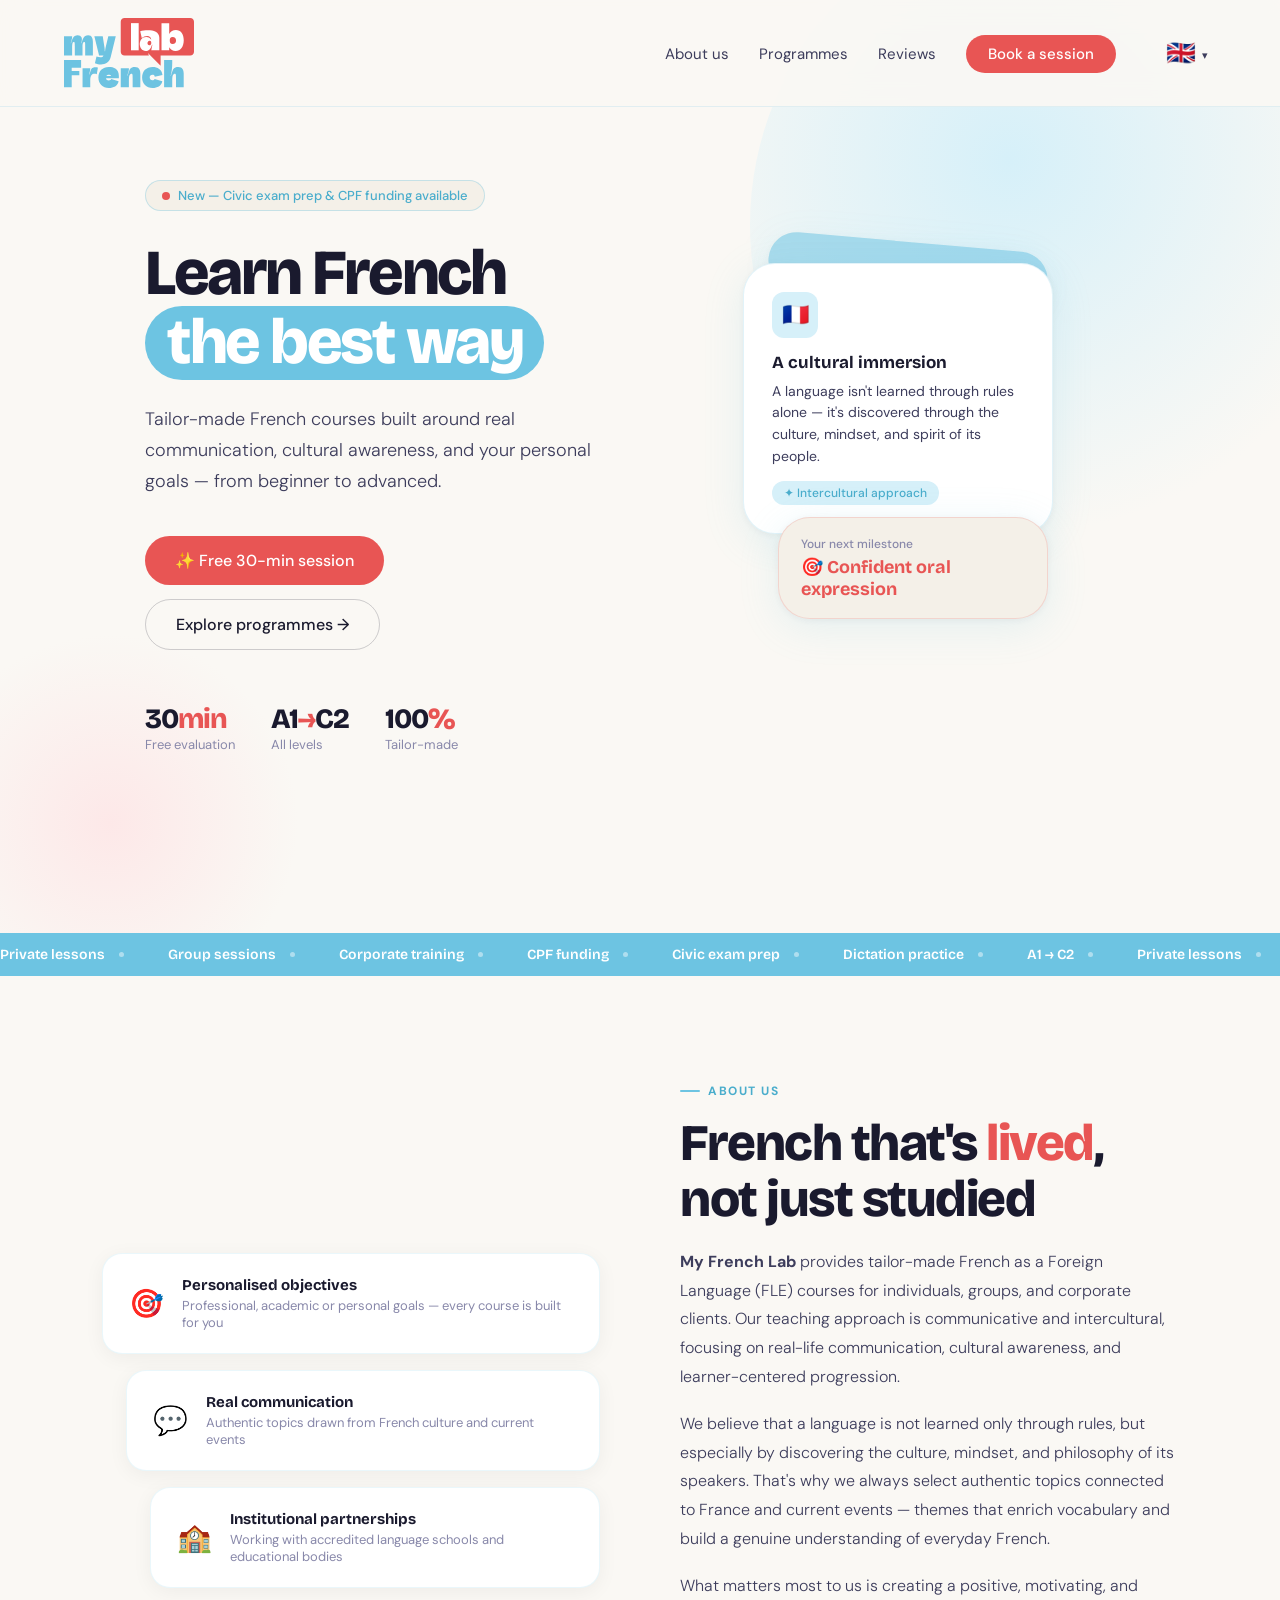
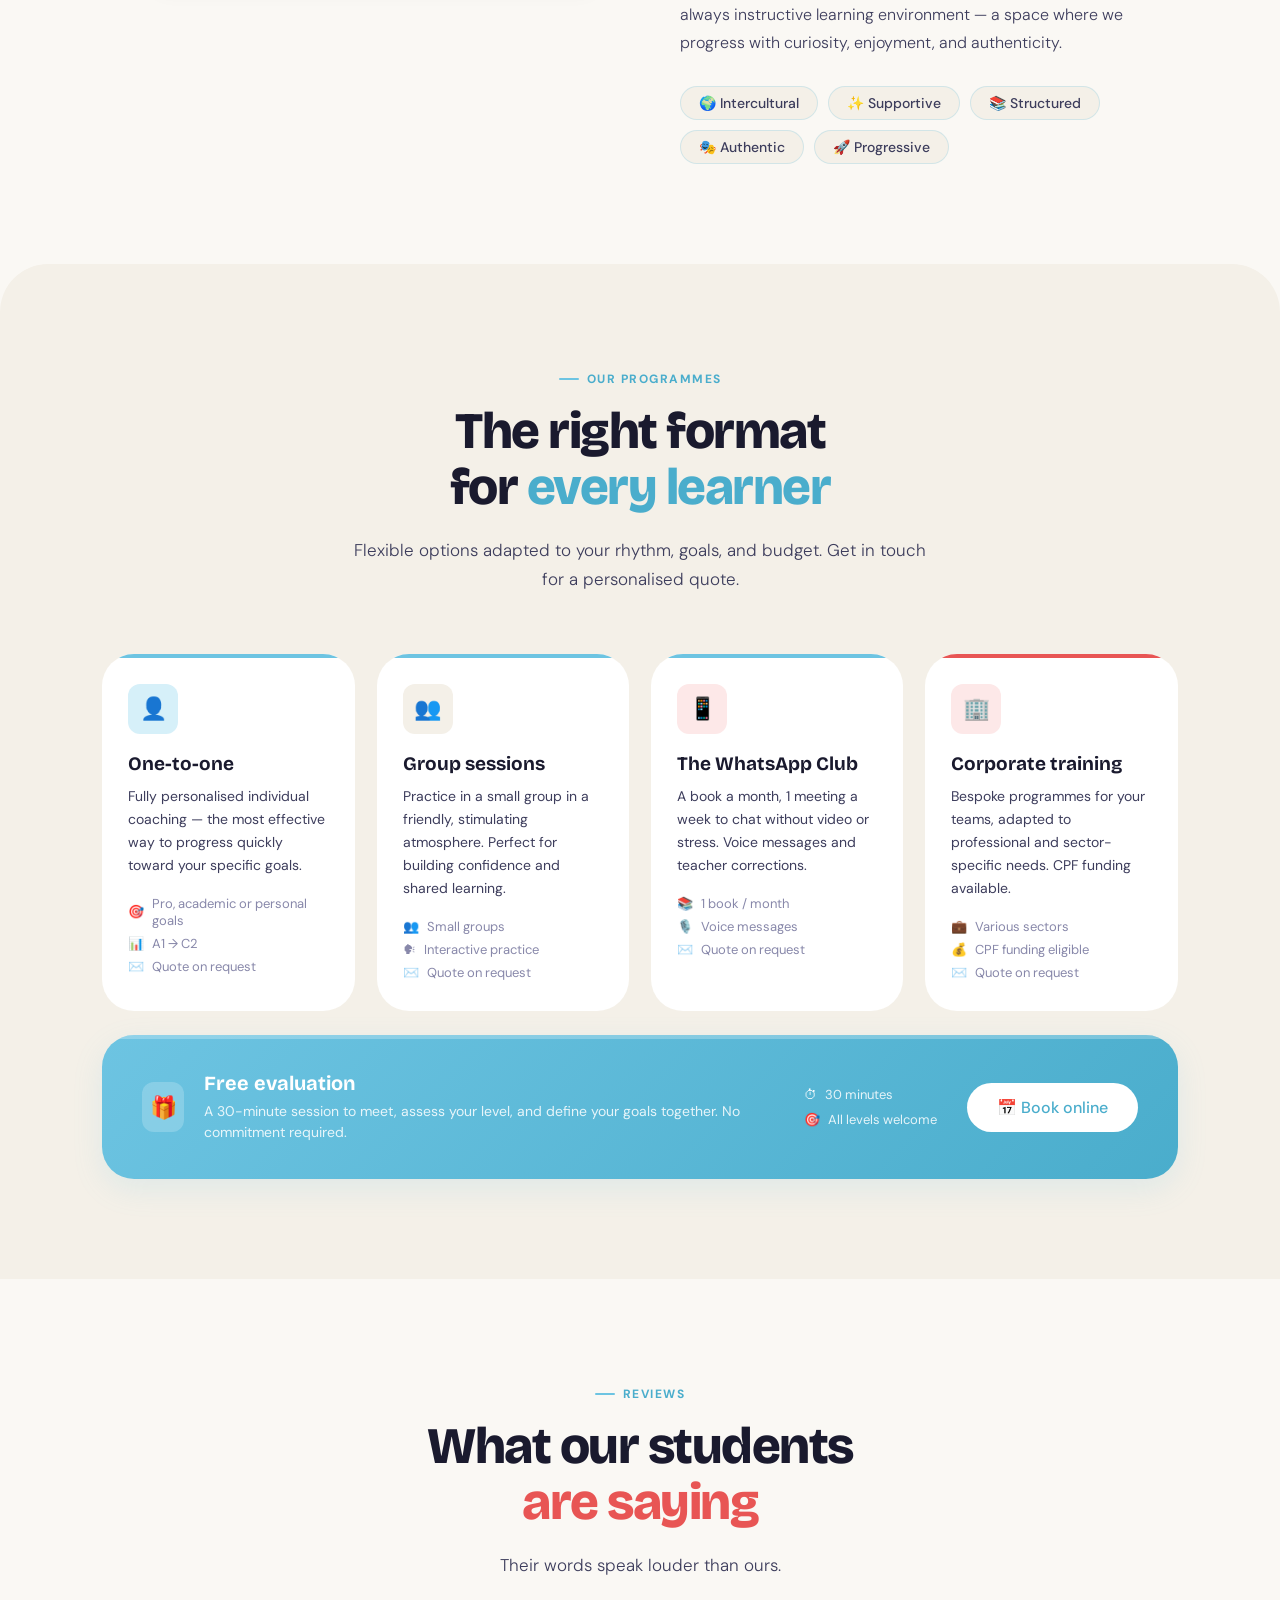
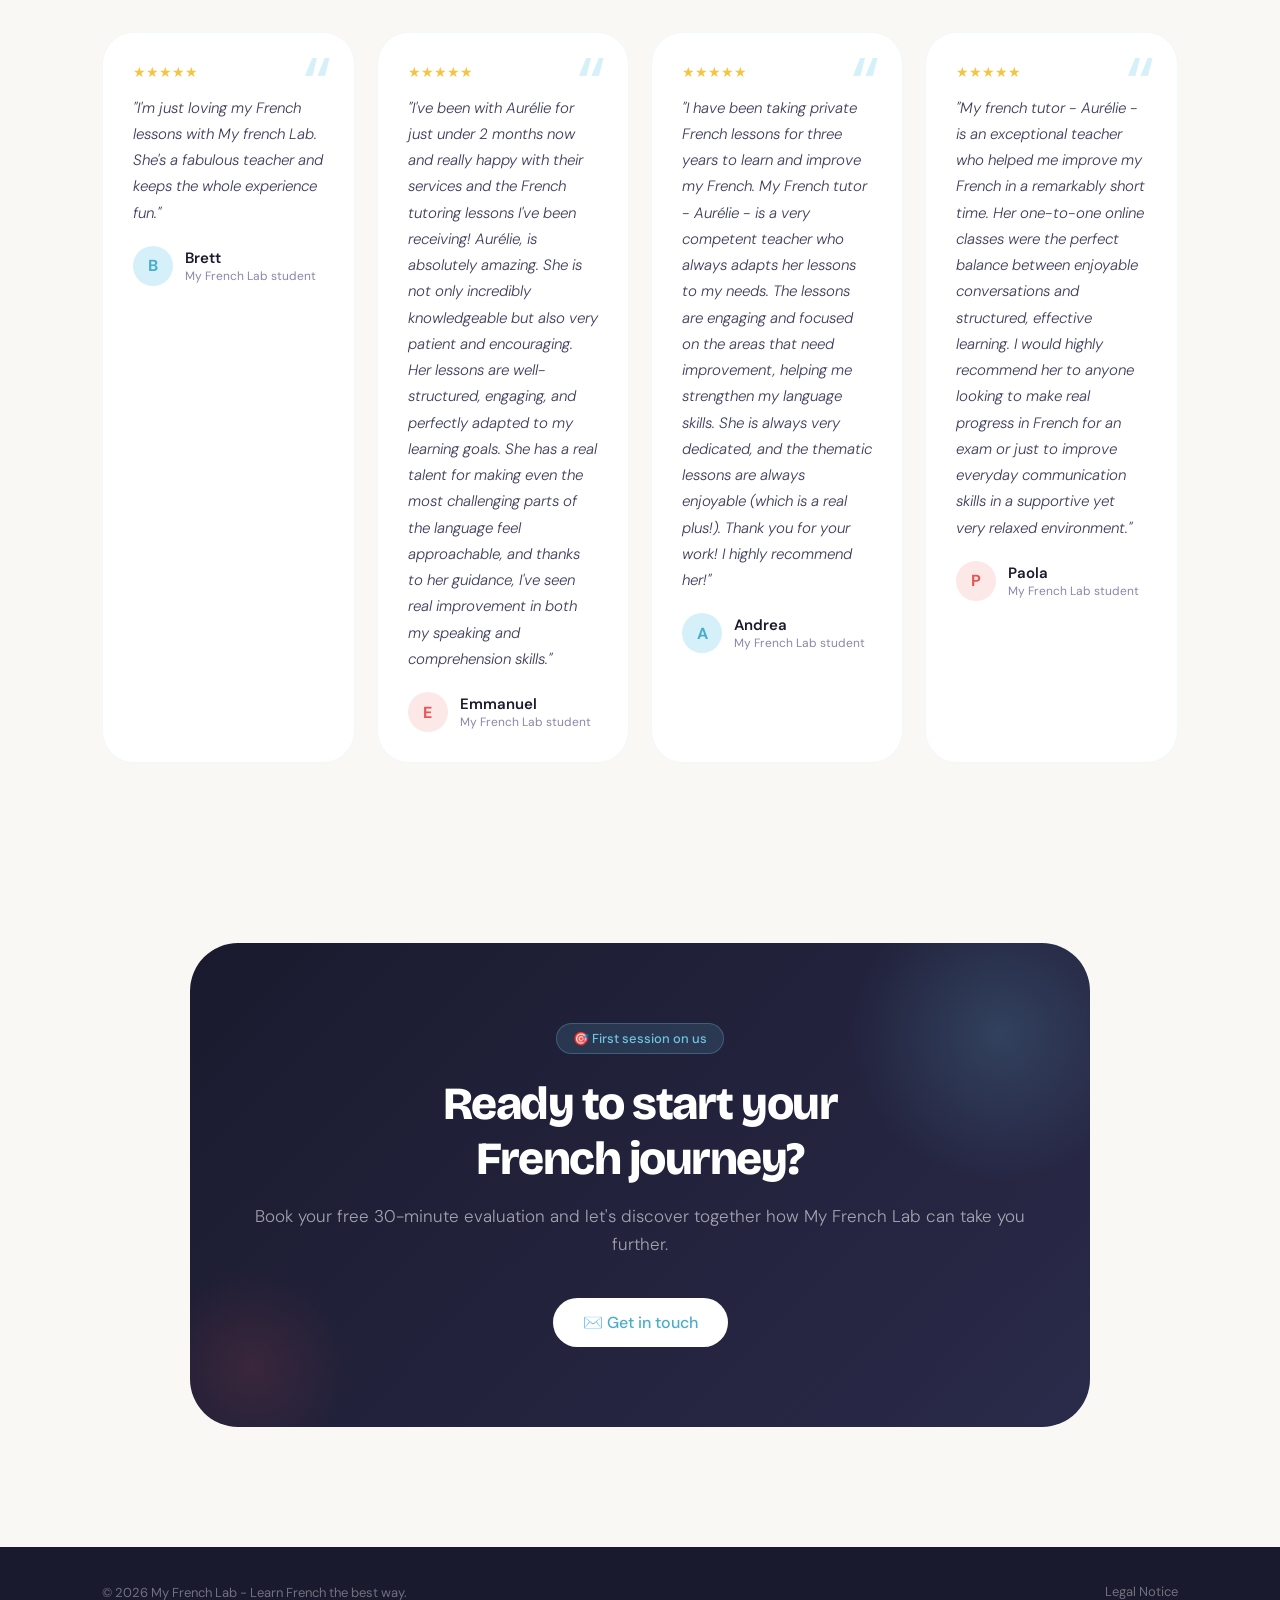
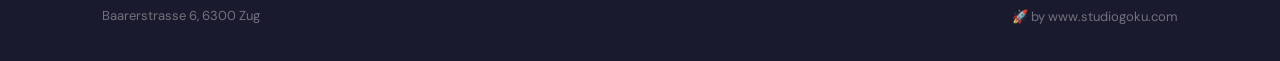
<file: index.html>
<!DOCTYPE html>
<html lang="fr">
<head>
  <!-- Google tag (gtag.js) -->
  <script async src="https://www.googletagmanager.com/gtag/js?id=G-HSV9WKYYHL"></script>
  <script>
    window.dataLayer = window.dataLayer || [];
    function gtag(){dataLayer.push(arguments);}
    gtag('js', new Date());
    gtag('config', 'G-HSV9WKYYHL');
  </script>
  <meta charset="UTF-8">
  <meta name="viewport" content="width=device-width, initial-scale=1.0">
  <title>My French Lab – Choisissez votre langue / Choose your language</title>
  <link rel="canonical" href="https://www.myfrenchlab.fr/" />
  <link rel="alternate" hreflang="fr" href="https://www.myfrenchlab.fr/fr/index.html" />
  <link rel="alternate" hreflang="en" href="https://www.myfrenchlab.fr/en/index.html" />
  <link rel="alternate" hreflang="x-default" href="https://www.myfrenchlab.fr/" />
  <style>
    body {
      font-family: system-ui, -apple-system, sans-serif;
      display: flex;
      height: 100vh;
      align-items: center;
      justify-content: center;
      margin: 0;
      background: #fafafa;
    }
  </style>
  <script>
    var userLang = navigator.language || navigator.userLanguage;
    if (userLang.startsWith('fr')) {
      window.location.replace('./fr/index.html');
    } else {
      window.location.replace('./en/index.html');
    }
  </script>
</head>
<body>
  <div style="text-align: center; margin-top: 50px;">
    <p>Loading your experience...</p>
    <p><a href="./fr/index.html">Français</a> | <a href="./en/index.html">English</a></p>
  </div>
</body>
</html>
</file>
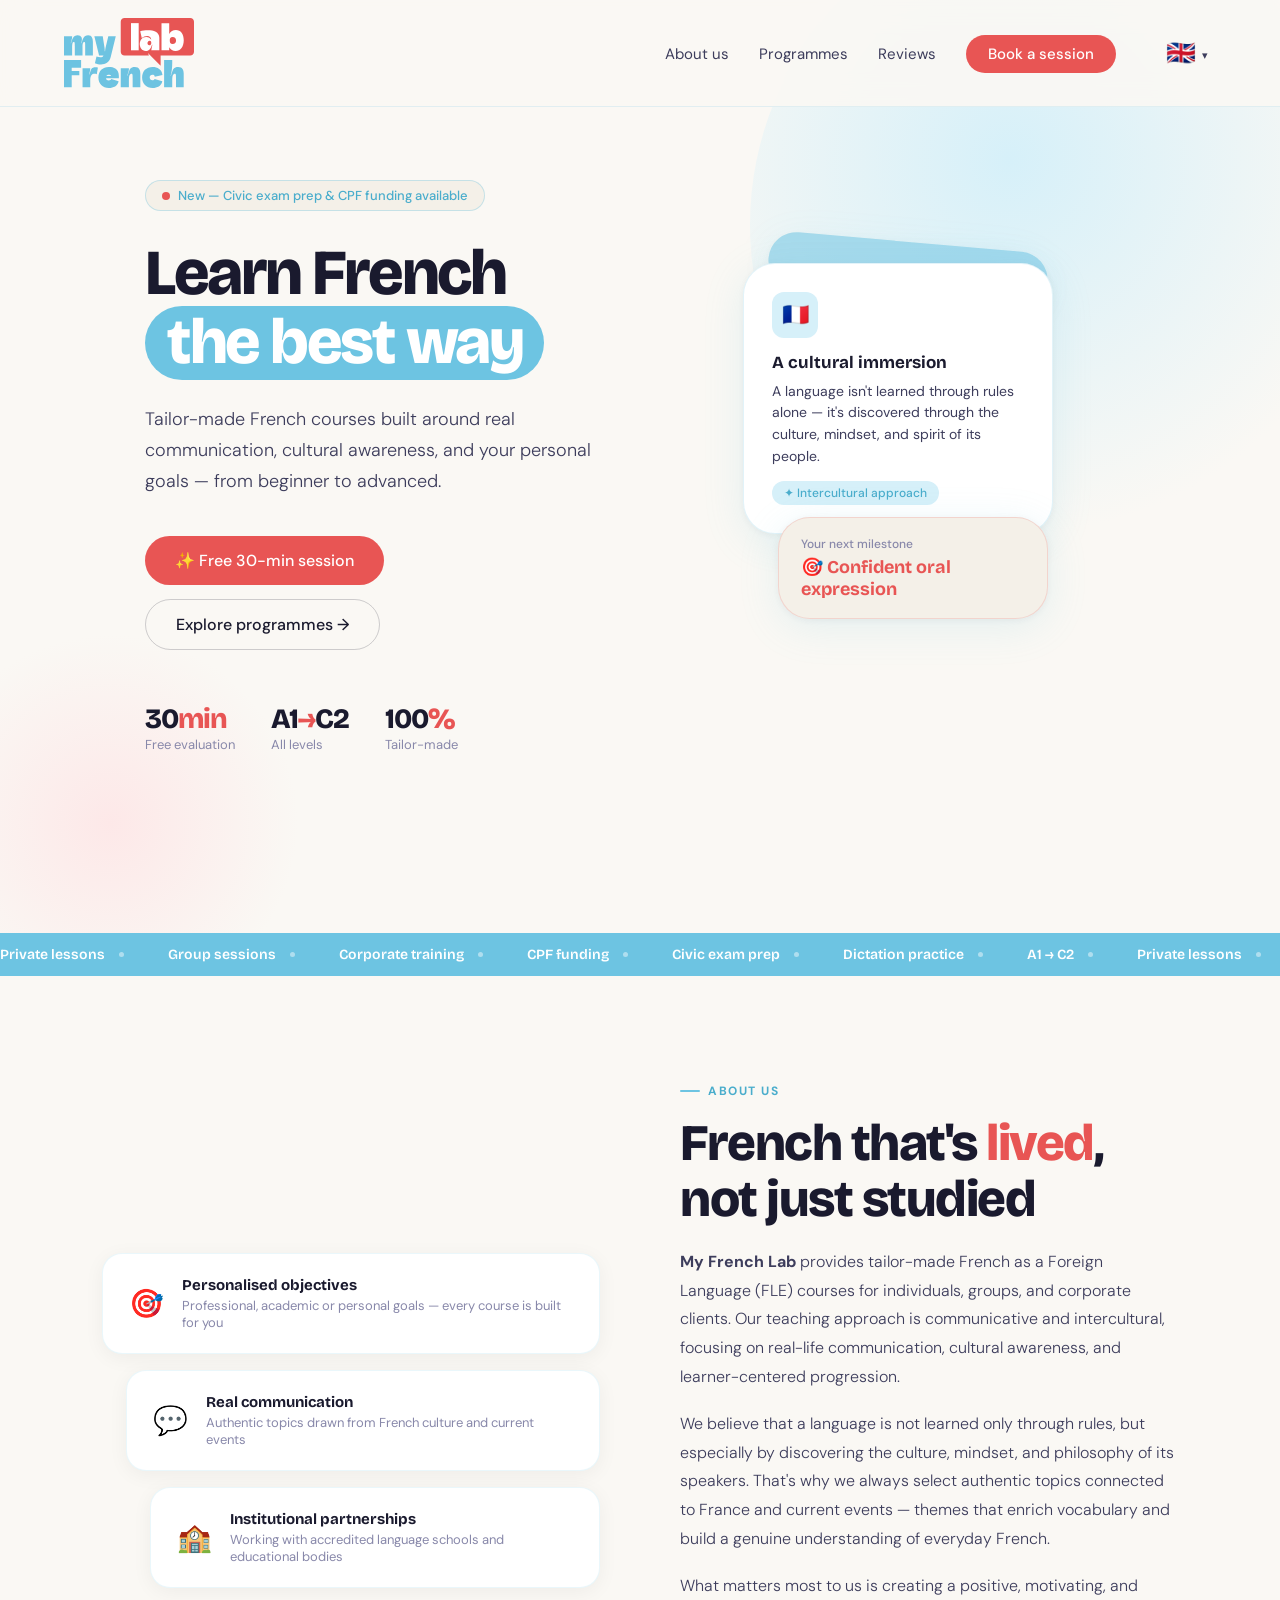
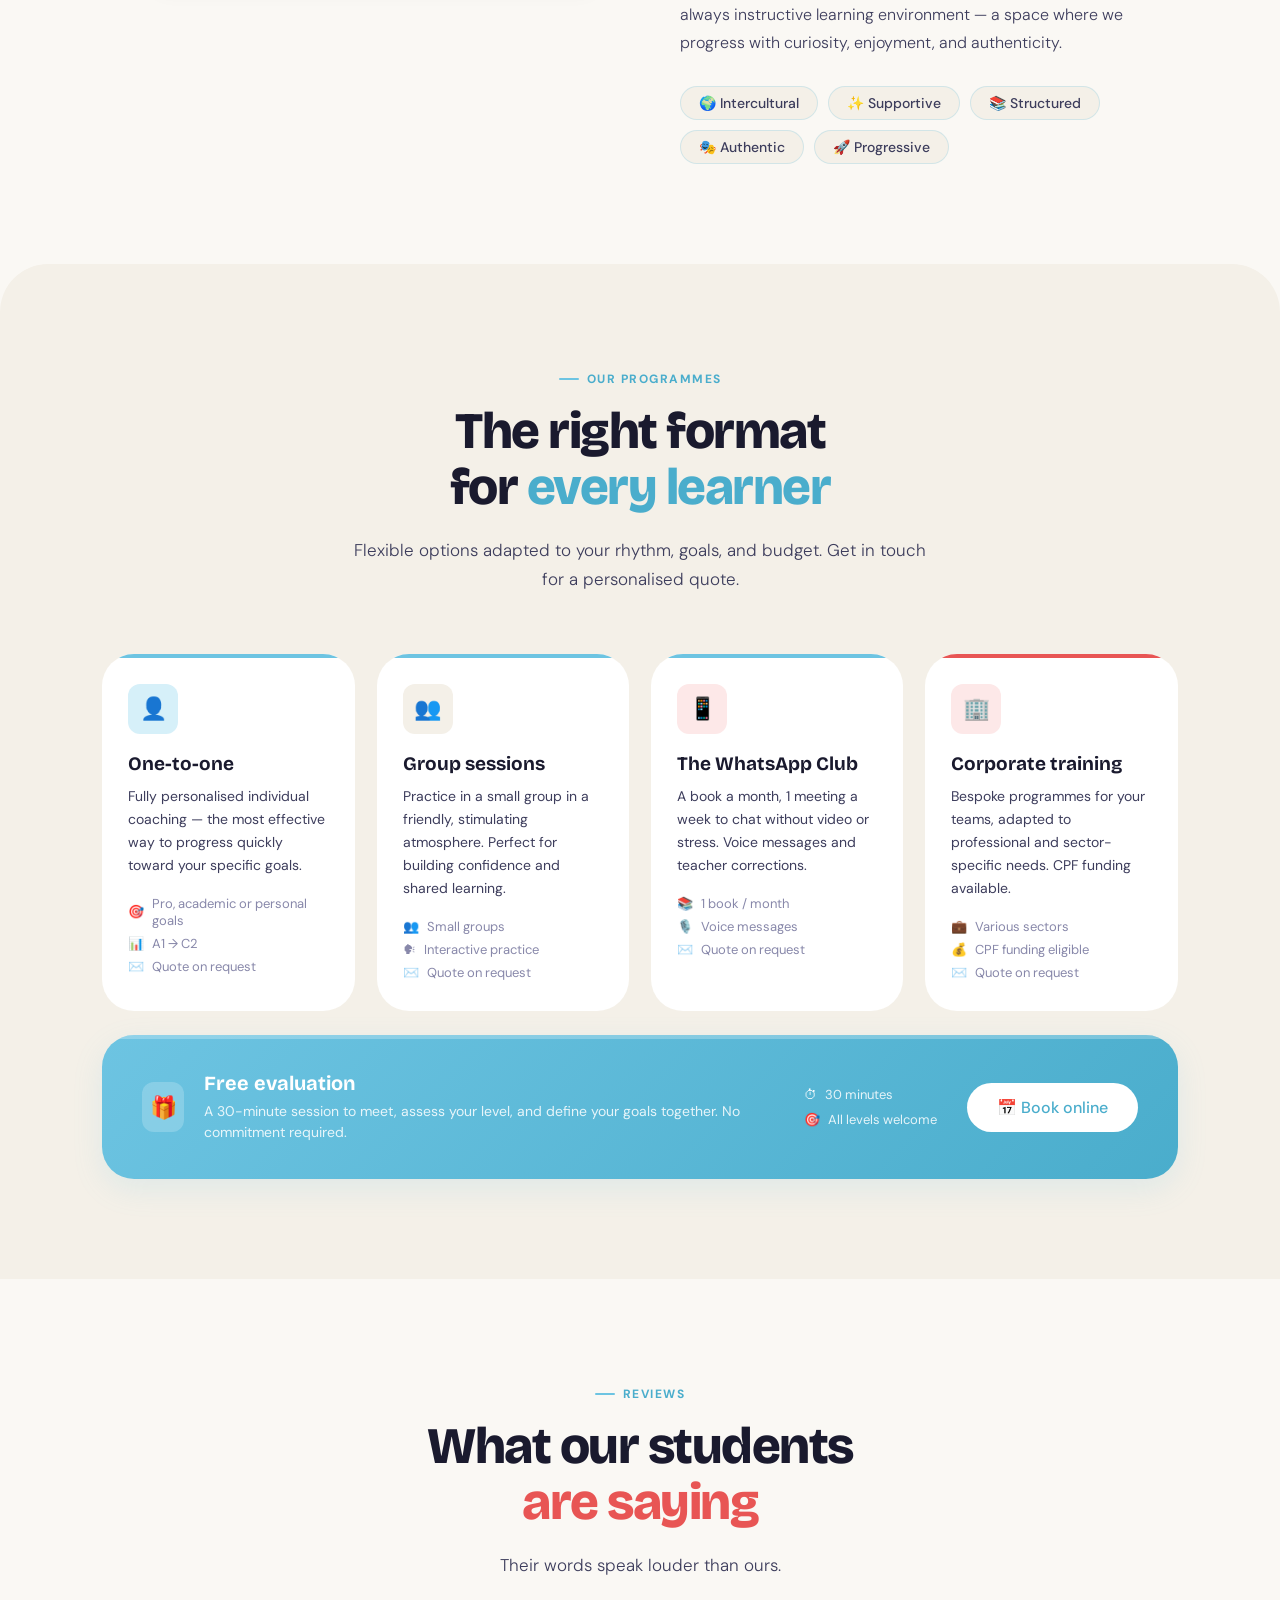
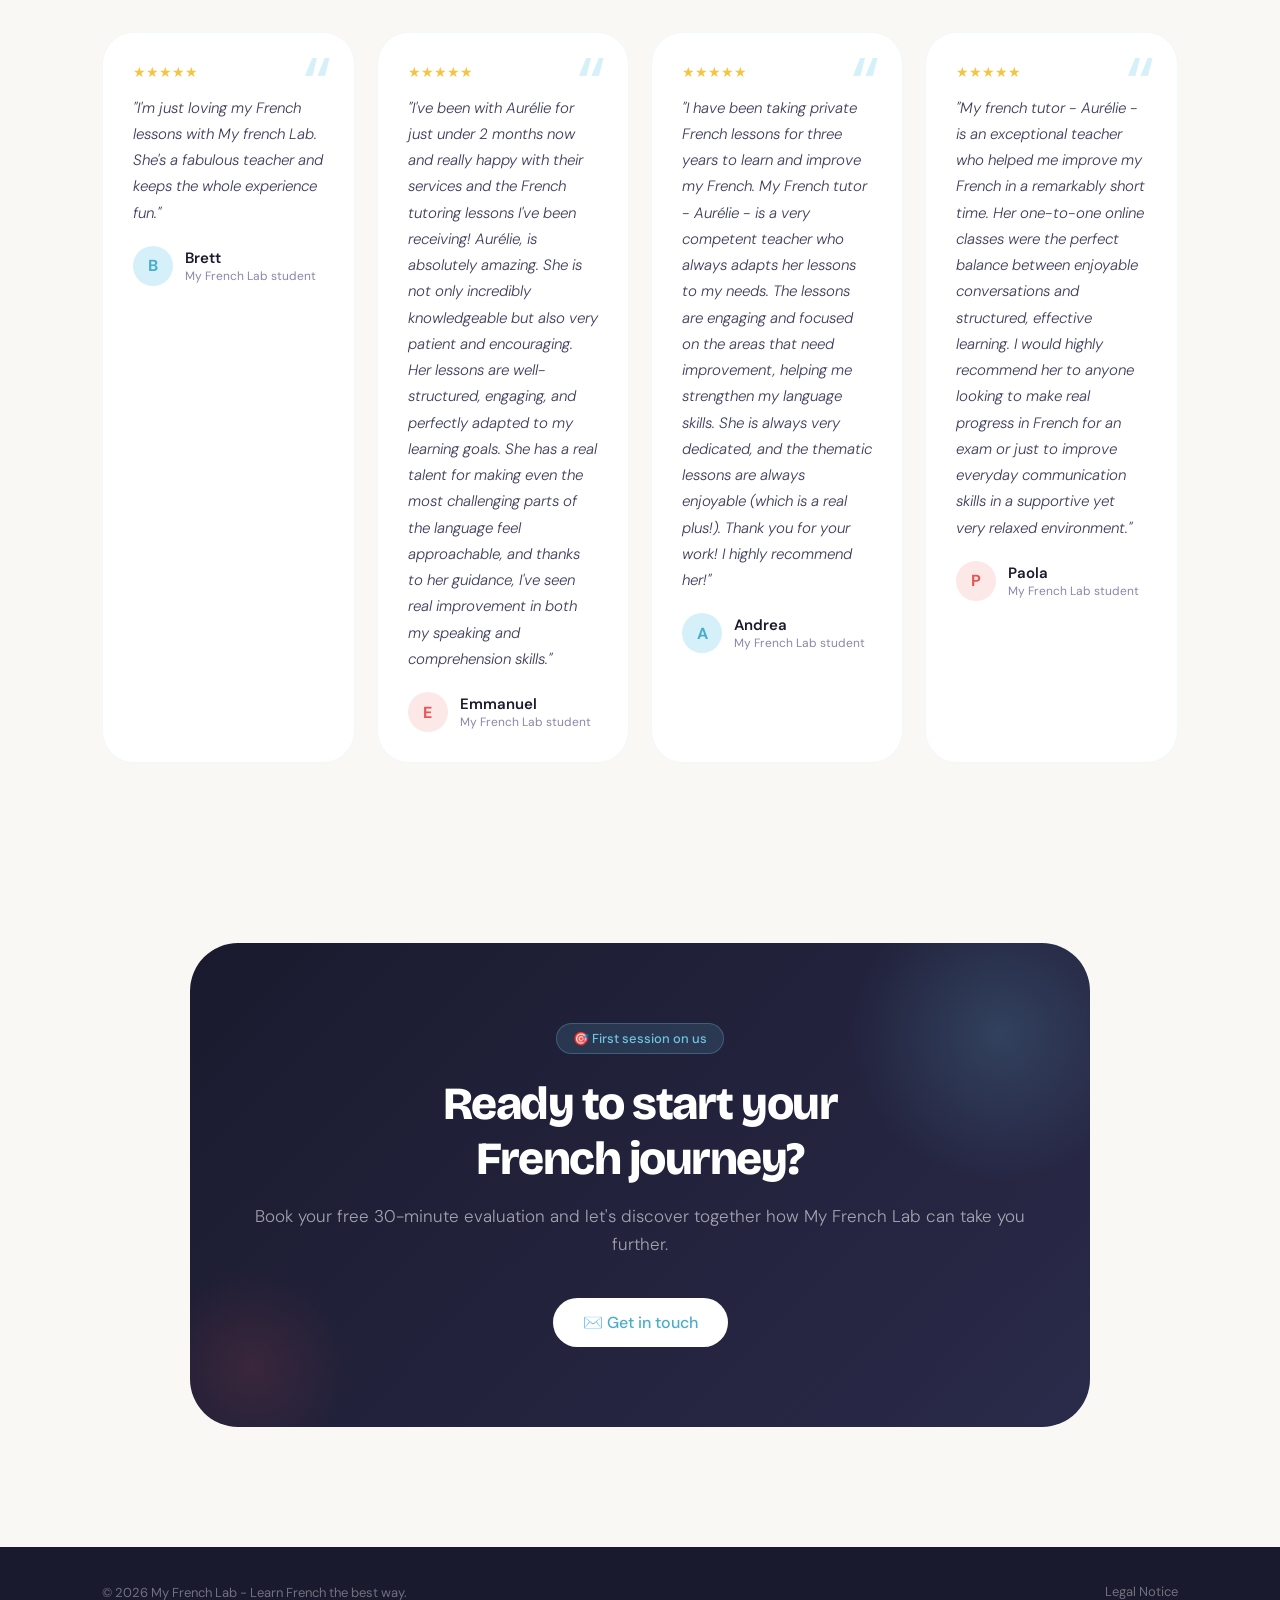
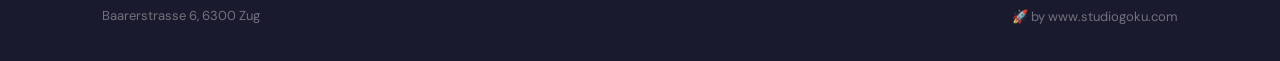
<file: en/index.html>
<!DOCTYPE html>
<html lang="en">

<head>
  <!-- Google tag (gtag.js) -->
<script async src="https://www.googletagmanager.com/gtag/js?id=G-HSV9WKYYHL"></script>
<script>
  window.dataLayer = window.dataLayer || [];
  function gtag(){dataLayer.push(arguments);}
  gtag('js', new Date());

  gtag('config', 'G-HSV9WKYYHL');
</script>
  <meta charset="UTF-8" />
  <meta name="viewport" content="width=device-width, initial-scale=1.0" />
  <link rel="icon" type="image/png" href="../img/favicon.png" />
  <title>My French Lab – Learn French the Best Way</title>
  <meta name="description"
    content="My French Lab provides tailor-made French as a Foreign Language (FLE) courses for individuals, groups, and corporate clients. Communicative and intercultural teaching approach." />
  <meta name="keywords"
    content="French lessons, FLE, learn French, French tutor, French courses, Voice Lab, corporate French, beginner to advanced" />
  <link rel="preconnect" href="https://fonts.googleapis.com" />
  <link rel="preconnect" href="https://fonts.gstatic.com" crossorigin />
  <link
    href="https://fonts.googleapis.com/css2?family=Bricolage+Grotesque:opsz,wght@12..96,400;12..96,600;12..96,700;12..96,800&family=DM+Sans:ital,wght@0,300;0,400;0,500;1,300&display=swap"
    rel="stylesheet" />
  <link rel="stylesheet" href="../style.css" />
  <link rel="canonical" href="https://www.myfrenchlab.fr/en/index.html" />
  <link rel="alternate" hreflang="en" href="https://www.myfrenchlab.fr/en/index.html" />
  <link rel="alternate" hreflang="fr" href="https://www.myfrenchlab.fr/fr/index.html" />
  <link rel="alternate" hreflang="x-default" href="https://www.myfrenchlab.fr/" />
</head>

<body>

  <!-- NAV -->
  <nav>
    <a href="#home" class="nav-logo">
      <img src="../img/my-French-Lab.svg" alt="My French Lab Logo" height="70" style="margin: 8px 0;">
    </a>
    <ul class="nav-links">
      <li><a href="#about">About us</a></li>
      <li><a href="#programmes">Programmes</a></li>
      <li><a href="#reviews">Reviews</a></li>
      <li><a href="#booking" class="nav-cta">Book a session</a></li>
      <li class="lang-dropdown">
        <div class="lang-current">
          <span class="lang-flag">🇬🇧</span>
          <span class="lang-arrow">▾</span>
        </div>
        <div class="lang-menu">
          <a href="../en/index.html" class="active-lang">🇬🇧 English</a>
          <a href="../fr/index.html">🇫🇷 Français</a>
        </div>
      </li>
    </ul>
  </nav>

  <!-- HERO -->
  <section id="home">
    <div class="blob1"></div>
    <div class="blob2"></div>
    <div class="hero-left">
      <div class="hero-badge">
        <div class="badge-dot"></div>
        New — Civic exam prep &amp; CPF funding available
      </div>
      <h1 class="hero-title">
        Learn French<br>
        <span class="pill-blue">the best way</span>
      </h1>
      <p class="hero-sub">
        Tailor-made French courses built around real communication, cultural awareness, and your personal goals — from
        beginner to advanced.
      </p>
      <div class="hero-actions">
        <a href="#booking" class="btn btn-primary">✨ Free 30-min session</a>
        <a href="#programmes" class="btn btn-secondary">Explore programmes →</a>
      </div>
      <div class="hero-stats">
        <div>
          <div class="stat-num">30<span>min</span></div>
          <div class="stat-label">Free evaluation</div>
        </div>
        <div>
          <div class="stat-num">A1<span>→</span>C2</div>
          <div class="stat-label">All levels</div>
        </div>
        <div>
          <div class="stat-num">100<span>%</span></div>
          <div class="stat-label">Tailor-made</div>
        </div>
      </div>
    </div>
    <div class="hero-right">
      <div class="card-stack">
        <div class="hcard hcard-back"></div>
        <div class="hcard hcard-main">
          <div class="hcard-icon">🇫🇷</div>
          <h3>A cultural immersion</h3>
          <p>A language isn't learned through rules alone — it's discovered through the culture, mindset, and spirit of
            its people.</p>
          <span class="hcard-chip">✦ Intercultural approach</span>
        </div>
        <div class="hcard hcard-accent">
          <div class="al">Your next milestone</div>
          <div class="av">🎯 Confident oral expression</div>
        </div>
      </div>
    </div>
  </section>

  <!-- MARQUEE -->
  <div class="marquee-band" aria-hidden="true">
    <div class="marquee-track">
      <span class="marquee-item">Private lessons <span class="msep"></span></span>
      <span class="marquee-item">Group sessions <span class="msep"></span></span>
      <span class="marquee-item">Corporate training <span class="msep"></span></span>
      <span class="marquee-item">CPF funding <span class="msep"></span></span>
      <span class="marquee-item">Civic exam prep <span class="msep"></span></span>
      <span class="marquee-item">Dictation practice <span class="msep"></span></span>
      <span class="marquee-item">A1 → C2 <span class="msep"></span></span>
      <span class="marquee-item">Private lessons <span class="msep"></span></span>
      <span class="marquee-item">Group sessions <span class="msep"></span></span>
      <span class="marquee-item">Corporate training <span class="msep"></span></span>
      <span class="marquee-item">CPF funding <span class="msep"></span></span>
      <span class="marquee-item">Civic exam prep <span class="msep"></span></span>
      <span class="marquee-item">Dictation practice <span class="msep"></span></span>
      <span class="marquee-item">A1 → C2 <span class="msep"></span></span>
    </div>
  </div>

  <!-- ABOUT -->
  <section id="about">
    <div class="about-cards">
      <div class="about-card">
        <div class="about-card-icon">🎯</div>
        <div>
          <h4>Personalised objectives</h4>
          <p>Professional, academic or personal goals — every course is built for you</p>
        </div>
      </div>
      <div class="about-card">
        <div class="about-card-icon">💬</div>
        <div>
          <h4>Real communication</h4>
          <p>Authentic topics drawn from French culture and current events</p>
        </div>
      </div>
      <div class="about-card">
        <div class="about-card-icon">🏫</div>
        <div>
          <h4>Institutional partnerships</h4>
          <p>Working with accredited language schools and educational bodies</p>
        </div>
      </div>
    </div>
    <div>
      <div class="section-tag">About us</div>
      <h2 class="section-title">French that's <span class="ar">lived</span>,<br>not just studied</h2>
      <p class="about-text"><strong>My French Lab</strong> provides tailor-made French as a Foreign Language (FLE)
        courses for individuals, groups, and corporate clients. Our teaching approach is communicative and
        intercultural, focusing on real-life communication, cultural awareness, and learner-centered progression.</p>
      <p class="about-text">We believe that a language is not learned only through rules, but especially by discovering
        the culture, mindset, and philosophy of its speakers. That's why we always select authentic topics connected to
        France and current events — themes that enrich vocabulary and build a genuine understanding of everyday French.
      </p>
      <p class="about-text">What matters most to us is creating a positive, motivating, and always instructive learning
        environment — a space where we progress with curiosity, enjoyment, and authenticity.</p>
      <div class="about-values">
        <span class="value-chip">🌍 Intercultural</span>
        <span class="value-chip">✨ Supportive</span>
        <span class="value-chip">📚 Structured</span>
        <span class="value-chip">🎭 Authentic</span>
        <span class="value-chip">🚀 Progressive</span>
      </div>
    </div>
  </section>

  <!-- PROGRAMMES -->
  <section id="programmes">
    <div class="prog-header">
      <div class="section-tag">Our programmes</div>
      <h2 class="section-title">The right format<br>for <span class="ab">every learner</span></h2>
      <p class="section-lead">Flexible options adapted to your rhythm, goals, and budget. Get in touch for a
        personalised quote.</p>
    </div>
    <div class="prog-grid">
      <div class="prog-card">
        <div class="prog-icon bl">👤</div>
        <h3>One-to-one</h3>
        <p>Fully personalised individual coaching — the most effective way to progress quickly toward your specific
          goals.</p>
        <div class="prog-meta">
          <div class="prog-meta-item"><span>🎯</span><span>Pro, academic or personal goals</span></div>
          <div class="prog-meta-item"><span>📊</span><span>A1 → C2</span></div>
          <div class="prog-meta-item"><span>✉️</span><span>Quote on request</span></div>
        </div>
      </div>
      <div class="prog-card">
        <div class="prog-icon cr">👥</div>
        <h3>Group sessions</h3>
        <p>Practice in a small group in a friendly, stimulating atmosphere. Perfect for building confidence and shared
          learning.</p>
        <div class="prog-meta">
          <div class="prog-meta-item"><span>👥</span><span>Small groups</span></div>
          <div class="prog-meta-item"><span>🗣</span><span>Interactive practice</span></div>
          <div class="prog-meta-item"><span>✉️</span><span>Quote on request</span></div>
        </div>
      </div>
      <div class="prog-card">
        <div class="prog-icon rl">📱</div>
        <h3>The WhatsApp Club</h3>
        <p>A book a month, 1 meeting a week to chat without video or stress. Voice messages and teacher corrections.</p>
        <div class="prog-meta">
          <div class="prog-meta-item"><span>📚</span><span>1 book / month</span></div>
          <div class="prog-meta-item"><span>🎙️</span><span>Voice messages</span></div>
          <div class="prog-meta-item"><span>✉️</span><span>Quote on request</span></div>
        </div>
      </div>
      <div class="prog-card rt">
        <div class="prog-icon rl">🏢</div>
        <h3>Corporate training</h3>
        <p>Bespoke programmes for your teams, adapted to professional and sector-specific needs. CPF funding available.
        </p>
        <div class="prog-meta">
          <div class="prog-meta-item"><span>💼</span><span>Various sectors</span></div>
          <div class="prog-meta-item"><span>💰</span><span>CPF funding eligible</span></div>
          <div class="prog-meta-item"><span>✉️</span><span>Quote on request</span></div>
        </div>
      </div>
    </div>

    <div class="prog-free-banner">
      <div class="fb-left">
        <div class="prog-icon" style="background:rgba(var(--white-rgb), 0.2); margin-bottom: 0;">🎁</div>
        <div class="fb-text">
          <h3>Free evaluation</h3>
          <p>A 30-minute session to meet, assess your level, and define your goals together. No commitment required.</p>
        </div>
      </div>
      <div class="fb-meta">
        <div class="prog-meta-item"><span>⏱</span><span>30 minutes</span></div>
        <div class="prog-meta-item"><span>🎯</span><span>All levels welcome</span></div>
      </div>
      <div>
        <a href="#booking" class="btn btn-white">📅 Book online</a>
      </div>
    </div>
  </section>

  <!-- REVIEWS -->
  <section id="reviews">
    <div class="reviews-header">
      <div class="section-tag">Reviews</div>
      <h2 class="section-title">What our students<br><span class="ar">are saying</span></h2>
      <p class="section-lead">Their words speak louder than ours.</p>
    </div>
    <div class="reviews-grid">
      <div class="review-card">
        <div class="stars">★★★★★</div>
        <p class="review-text">"I'm just loving my French lessons with My french Lab. She's a fabulous teacher and keeps
          the whole experience fun."</p>
        <div class="reviewer">
          <div class="reviewer-avatar av-b">B</div>
          <div>
            <div class="reviewer-name">Brett</div>
            <div class="reviewer-label">My French Lab student</div>
          </div>
        </div>
      </div>
      <div class="review-card">
        <div class="stars">★★★★★</div>
        <p class="review-text">"I've been with Aurélie for just under 2 months now and really happy with their services
          and the French tutoring lessons I've been receiving! Aurélie, is absolutely amazing. She is not only
          incredibly knowledgeable but also very patient and encouraging. Her lessons are well-structured, engaging, and
          perfectly adapted to my learning goals. She has a real talent for making even the most challenging parts of
          the language feel approachable, and thanks to her guidance, I've seen real improvement in both my speaking and
          comprehension skills."</p>
        <div class="reviewer">
          <div class="reviewer-avatar av-r">E</div>
          <div>
            <div class="reviewer-name">Emmanuel</div>
            <div class="reviewer-label">My French Lab student</div>
          </div>
        </div>
      </div>
      <div class="review-card">
        <div class="stars">★★★★★</div>
        <p class="review-text">"I have been taking private French lessons for three years to learn and improve my
          French. My French tutor - Aurélie - is a very competent teacher who always adapts her lessons to my needs. The
          lessons are engaging and focused on the areas that need improvement, helping me strengthen my language skills.
          She is always very dedicated, and the thematic lessons are always enjoyable (which is a real plus!). Thank you
          for your work! I highly recommend her!"</p>
        <div class="reviewer">
          <div class="reviewer-avatar av-b">A</div>
          <div>
            <div class="reviewer-name">Andrea</div>
            <div class="reviewer-label">My French Lab student</div>
          </div>
        </div>
      </div>
      <div class="review-card">
        <div class="stars">★★★★★</div>
        <p class="review-text">"My french tutor - Aurélie - is an exceptional teacher who helped me improve my French in
          a remarkably short time. Her one-to-one online classes were the perfect balance between enjoyable
          conversations and structured, effective learning. I would highly recommend her to anyone looking to make real
          progress in French for an exam or just to improve everyday communication skills in a supportive yet very
          relaxed environment."</p>
        <div class="reviewer">
          <div class="reviewer-avatar av-r">P</div>
          <div>
            <div class="reviewer-name">Paola</div>
            <div class="reviewer-label">My French Lab student</div>
          </div>
        </div>
      </div>
    </div>
  </section>

  <!-- BOOKING -->
  <section id="booking">
    <div class="cta-box">
      <div class="cta-tag">🎯 First session on us</div>
      <h2 class="cta-title">Ready to start your<br>French journey?</h2>
      <p class="cta-sub">Book your free 30-minute evaluation and let's discover together how My French Lab can take you
        further.</p>
      <div class="cta-actions">
        <a href="mailto:hello@myfrenchlab.fr" class="btn btn-white">✉️ Get in touch</a>
        <!-- Google Calendar Appointment Scheduling begin -->
        <link href="https://calendar.google.com/calendar/scheduling-button-script.css" rel="stylesheet">
        <script src="https://calendar.google.com/calendar/scheduling-button-script.js" async></script>
        <script>
          (function () {
            var target = document.currentScript;
            window.addEventListener('load', function () {
              calendar.schedulingButton.load({
                url: 'https://calendar.google.com/calendar/appointments/schedules/AcZssZ1qNhE_HP2fEKXj2CdbjcBZ3Mj1EvR4OQC043nk0XnfM0_XKjFhP1wwyM9pzwP1YcEJ2_HFPb8p?gv=true',
                color: '#039BE5',
                label: "📅 Book online",
                target,
              });
            });
          })();
        </script>
        <!-- end Google Calendar Appointment Scheduling -->
      </div>
    </div>
  </section>

  <!-- FOOTER -->
  <footer>
    <div class="footer-col">
      <div class="footer-copy">© 2026 My French Lab - Learn French the best way.</div>
      <div class="footer-address">Baarerstrasse 6, 6300 Zug</div>
    </div>
    <div class="footer-links">
      <a href="../en/legal-notice.html">Legal Notice</a>
      <div style="font-size: 13px; color: rgba(var(--white-rgb), .38);"><span
          style="color: #ffffff; opacity: 1;">🚀</span> by <a href="https://www.studiogoku.com" target="_blank"
          rel="noopener noreferrer" style="display: inline; padding: 0;">www.studiogoku.com</a></div>
    </div>
  </footer>

</body>

</html>
</file>
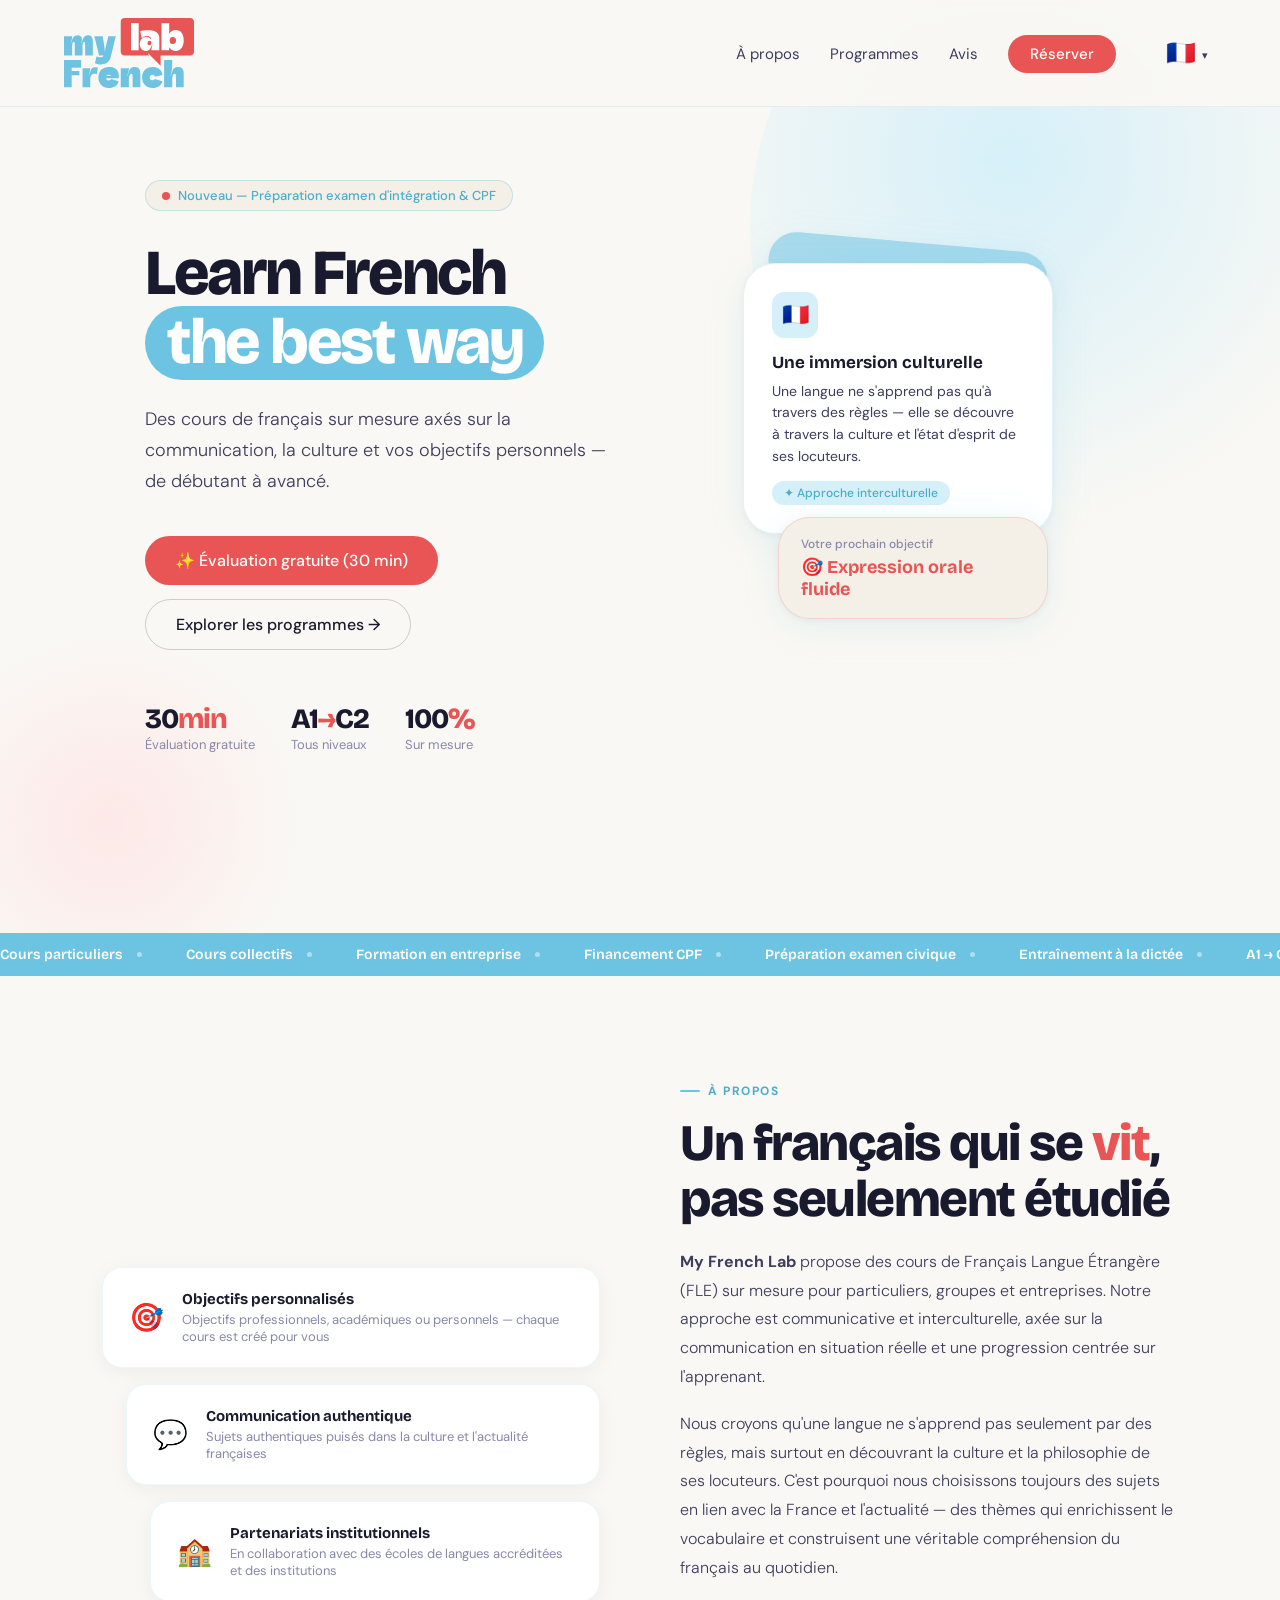
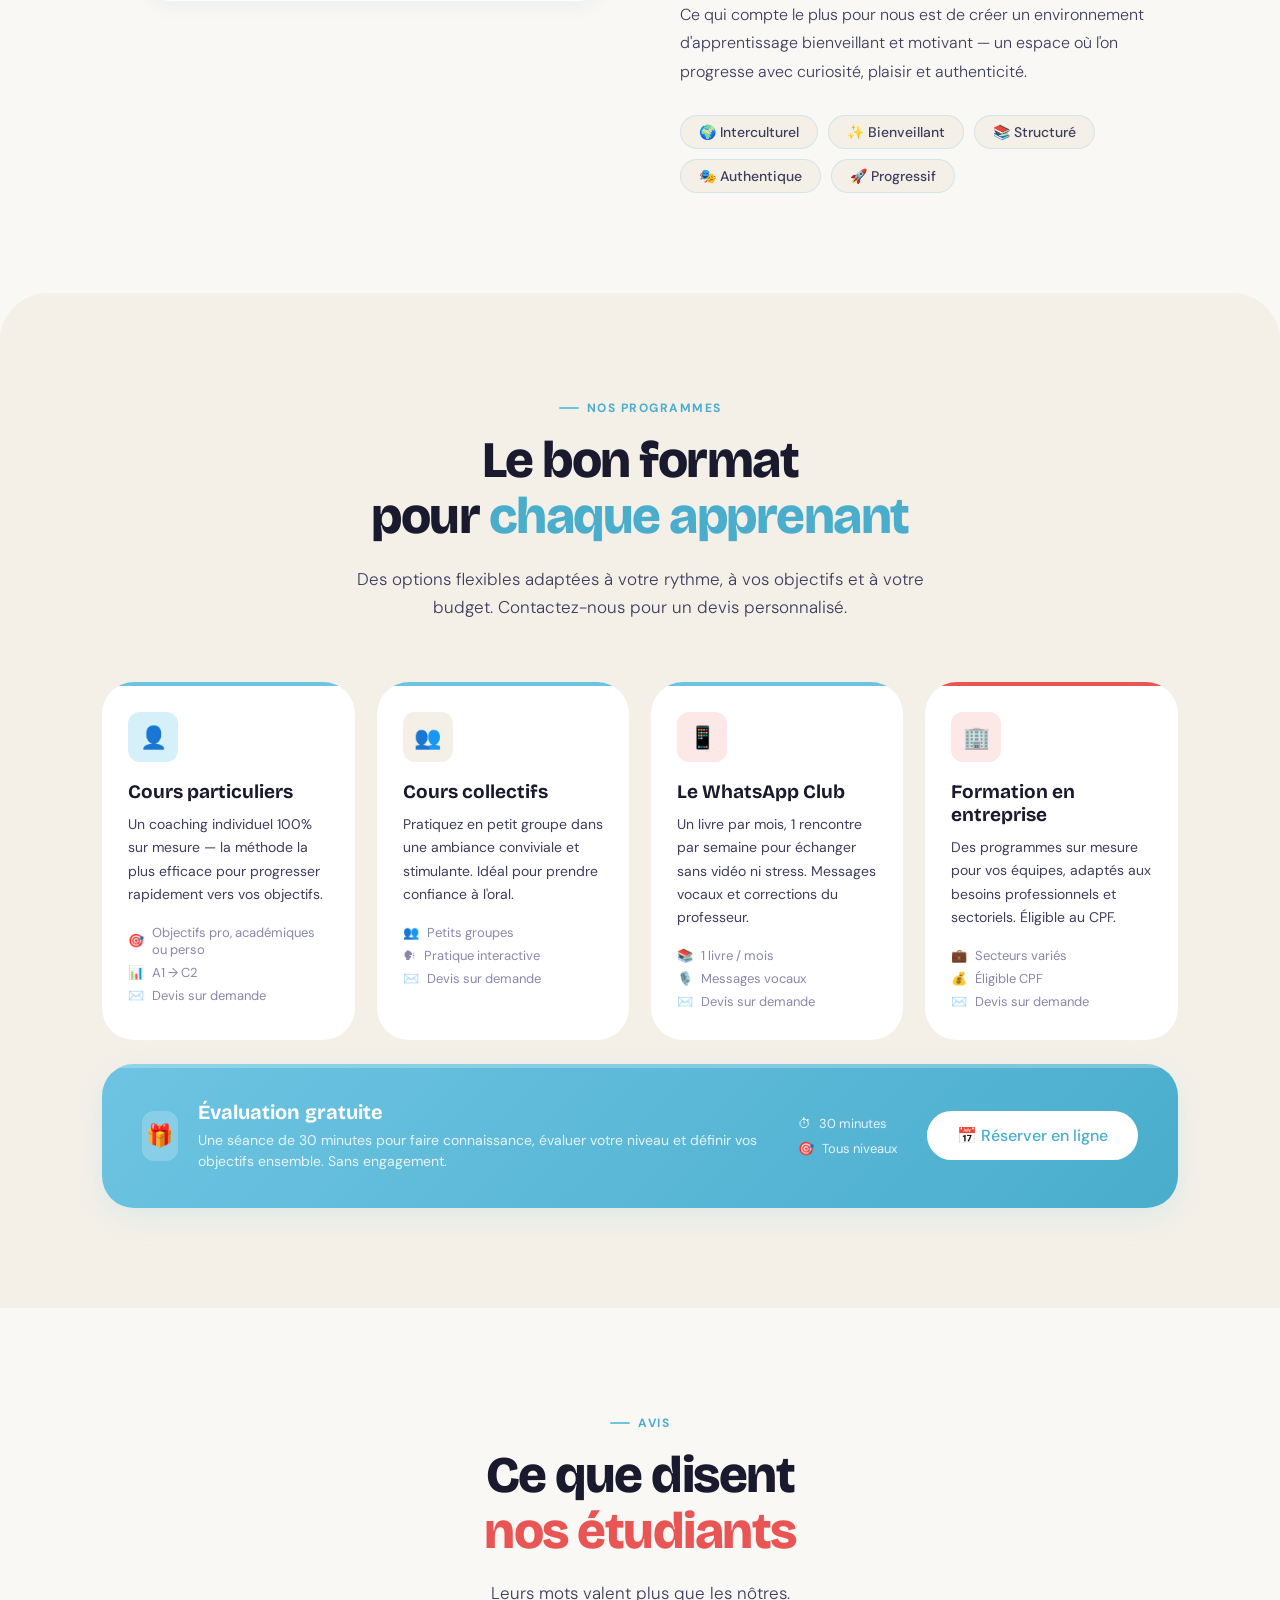
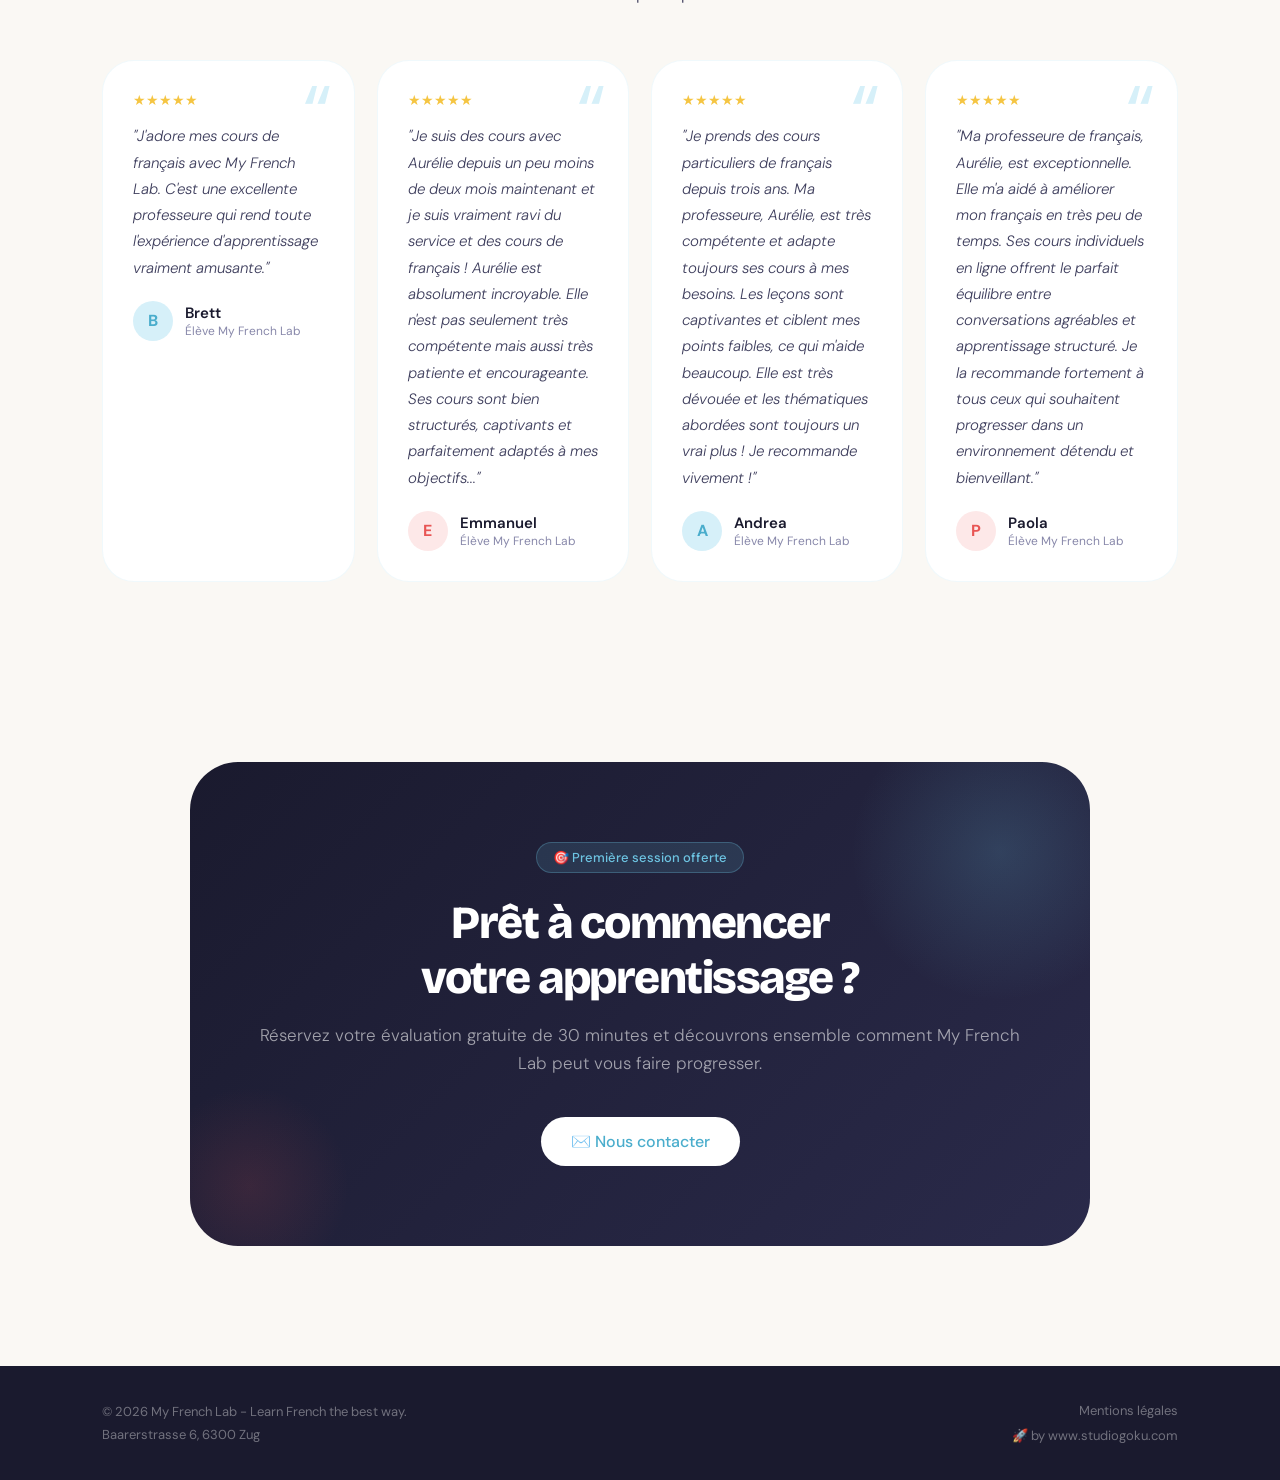
<file: fr/index.html>
<!DOCTYPE html>
<html lang="fr">

<head>
  <!-- Google tag (gtag.js) -->
<script async src="https://www.googletagmanager.com/gtag/js?id=G-HSV9WKYYHL"></script>
<script>
  window.dataLayer = window.dataLayer || [];
  function gtag(){dataLayer.push(arguments);}
  gtag('js', new Date());

  gtag('config', 'G-HSV9WKYYHL');
</script>
  <meta charset="UTF-8" />
  <meta name="viewport" content="width=device-width, initial-scale=1.0" />
  <link rel="icon" type="image/png" href="../img/favicon.png" />
  <title>My French Lab – Apprendre le français de la meilleure des manières</title>
  <meta name="description"
    content="My French Lab propose des cours de Français Langue Étrangère (FLE) sur mesure pour particuliers, groupes et entreprises. Approche communicative et interculturelle." />
  <meta name="keywords"
    content="Cours de français, FLE, apprendre le français, professeur de français, cours entreprise, débutant à avancé" />
  <link rel="preconnect" href="https://fonts.googleapis.com" />
  <link rel="preconnect" href="https://fonts.gstatic.com" crossorigin />
  <link
    href="https://fonts.googleapis.com/css2?family=Bricolage+Grotesque:opsz,wght@12..96,400;12..96,600;12..96,700;12..96,800&family=DM+Sans:ital,wght@0,300;0,400;0,500;1,300&display=swap"
    rel="stylesheet" />
  <link rel="stylesheet" href="../style.css" />
  <link rel="canonical" href="https://www.myfrenchlab.fr/fr/index.html" />
  <link rel="alternate" hreflang="fr" href="https://www.myfrenchlab.fr/fr/index.html" />
  <link rel="alternate" hreflang="en" href="https://www.myfrenchlab.fr/en/index.html" />
  <link rel="alternate" hreflang="x-default" href="https://www.myfrenchlab.fr/" />
</head>

<body>

  <!-- NAV -->
  <nav>
    <a href="#home" class="nav-logo">
      <img src="../img/my-French-Lab.svg" alt="My French Lab Logo" height="70" style="margin: 8px 0;">
    </a>
    <ul class="nav-links">
      <li><a href="#about">À propos</a></li>
      <li><a href="#programmes">Programmes</a></li>
      <li><a href="#reviews">Avis</a></li>
      <li><a href="#booking" class="nav-cta">Réserver</a></li>
      <li class="lang-dropdown">
        <div class="lang-current">
          <span class="lang-flag">🇫🇷</span>
          <span class="lang-arrow">▾</span>
        </div>
        <div class="lang-menu">
          <a href="../fr/index.html" class="active-lang">🇫🇷 Français</a>
          <a href="../en/index.html">🇬🇧 English</a>
        </div>
      </li>
    </ul>
  </nav>

  <!-- HERO -->
  <section id="home">
    <div class="blob1"></div>
    <div class="blob2"></div>
    <div class="hero-left">
      <div class="hero-badge">
        <div class="badge-dot"></div>
        Nouveau — Préparation examen d'intégration &amp; CPF
      </div>
      <h1 class="hero-title">
        Learn French<br>
        <span class="pill-blue">the best way</span>
      </h1>
      <p class="hero-sub">
        Des cours de français sur mesure axés sur la communication, la culture et vos objectifs personnels — de débutant à avancé.
      </p>
      <div class="hero-actions">
        <a href="#booking" class="btn btn-primary">✨ Évaluation gratuite (30 min)</a>
        <a href="#programmes" class="btn btn-secondary">Explorer les programmes →</a>
      </div>
      <div class="hero-stats">
        <div>
          <div class="stat-num">30<span>min</span></div>
          <div class="stat-label">Évaluation gratuite</div>
        </div>
        <div>
          <div class="stat-num">A1<span>→</span>C2</div>
          <div class="stat-label">Tous niveaux</div>
        </div>
        <div>
          <div class="stat-num">100<span>%</span></div>
          <div class="stat-label">Sur mesure</div>
        </div>
      </div>
    </div>
    <div class="hero-right">
      <div class="card-stack">
        <div class="hcard hcard-back"></div>
        <div class="hcard hcard-main">
          <div class="hcard-icon">🇫🇷</div>
          <h3>Une immersion culturelle</h3>
          <p>Une langue ne s'apprend pas qu'à travers des règles — elle se découvre à travers la culture et l'état d'esprit de ses locuteurs.</p>
          <span class="hcard-chip">✦ Approche interculturelle</span>
        </div>
        <div class="hcard hcard-accent">
          <div class="al">Votre prochain objectif</div>
          <div class="av">🎯 Expression orale fluide</div>
        </div>
      </div>
    </div>
  </section>

  <!-- MARQUEE -->
  <div class="marquee-band" aria-hidden="true">
    <div class="marquee-track">
      <span class="marquee-item">Cours particuliers <span class="msep"></span></span>
      <span class="marquee-item">Cours collectifs <span class="msep"></span></span>
      <span class="marquee-item">Formation en entreprise <span class="msep"></span></span>
      <span class="marquee-item">Financement CPF <span class="msep"></span></span>
      <span class="marquee-item">Préparation examen civique <span class="msep"></span></span>
      <span class="marquee-item">Entraînement à la dictée <span class="msep"></span></span>
      <span class="marquee-item">A1 → C2 <span class="msep"></span></span>
      <span class="marquee-item">Cours particuliers <span class="msep"></span></span>
      <span class="marquee-item">Cours collectifs <span class="msep"></span></span>
      <span class="marquee-item">Formation en entreprise <span class="msep"></span></span>
      <span class="marquee-item">Financement CPF <span class="msep"></span></span>
      <span class="marquee-item">Préparation examen civique <span class="msep"></span></span>
      <span class="marquee-item">Entraînement à la dictée <span class="msep"></span></span>
      <span class="marquee-item">A1 → C2 <span class="msep"></span></span>
    </div>
  </div>

  <!-- ABOUT -->
  <section id="about">
    <div class="about-cards">
      <div class="about-card">
        <div class="about-card-icon">🎯</div>
        <div>
          <h4>Objectifs personnalisés</h4>
          <p>Objectifs professionnels, académiques ou personnels — chaque cours est créé pour vous</p>
        </div>
      </div>
      <div class="about-card">
        <div class="about-card-icon">💬</div>
        <div>
          <h4>Communication authentique</h4>
          <p>Sujets authentiques puisés dans la culture et l'actualité françaises</p>
        </div>
      </div>
      <div class="about-card">
        <div class="about-card-icon">🏫</div>
        <div>
          <h4>Partenariats institutionnels</h4>
          <p>En collaboration avec des écoles de langues accréditées et des institutions</p>
        </div>
      </div>
    </div>
    <div>
      <div class="section-tag">À propos</div>
      <h2 class="section-title">Un français qui se <span class="ar">vit</span>,<br>pas seulement étudié</h2>
      <p class="about-text"><strong>My French Lab</strong> propose des cours de Français Langue Étrangère (FLE) sur mesure pour particuliers, groupes et entreprises. Notre approche est communicative et interculturelle, axée sur la communication en situation réelle et une progression centrée sur l'apprenant.</p>
      <p class="about-text">Nous croyons qu'une langue ne s'apprend pas seulement par des règles, mais surtout en découvrant la culture et la philosophie de ses locuteurs. C'est pourquoi nous choisissons toujours des sujets en lien avec la France et l'actualité — des thèmes qui enrichissent le vocabulaire et construisent une véritable compréhension du français au quotidien.</p>
      <p class="about-text">Ce qui compte le plus pour nous est de créer un environnement d'apprentissage bienveillant et motivant — un espace où l'on progresse avec curiosité, plaisir et authenticité.</p>
      <div class="about-values">
        <span class="value-chip">🌍 Interculturel</span>
        <span class="value-chip">✨ Bienveillant</span>
        <span class="value-chip">📚 Structuré</span>
        <span class="value-chip">🎭 Authentique</span>
        <span class="value-chip">🚀 Progressif</span>
      </div>
    </div>
  </section>

  <!-- PROGRAMMES -->
  <section id="programmes">
    <div class="prog-header">
      <div class="section-tag">Nos programmes</div>
      <h2 class="section-title">Le bon format<br>pour <span class="ab">chaque apprenant</span></h2>
      <p class="section-lead">Des options flexibles adaptées à votre rythme, à vos objectifs et à votre budget. Contactez-nous pour un devis personnalisé.</p>
    </div>
    <div class="prog-grid">
      <div class="prog-card">
        <div class="prog-icon bl">👤</div>
        <h3>Cours particuliers</h3>
        <p>Un coaching individuel 100% sur mesure — la méthode la plus efficace pour progresser rapidement vers vos objectifs.</p>
        <div class="prog-meta">
          <div class="prog-meta-item"><span>🎯</span><span>Objectifs pro, académiques ou perso</span></div>
          <div class="prog-meta-item"><span>📊</span><span>A1 → C2</span></div>
          <div class="prog-meta-item"><span>✉️</span><span>Devis sur demande</span></div>
        </div>
      </div>
      <div class="prog-card">
        <div class="prog-icon cr">👥</div>
        <h3>Cours collectifs</h3>
        <p>Pratiquez en petit groupe dans une ambiance conviviale et stimulante. Idéal pour prendre confiance à l'oral.</p>
        <div class="prog-meta">
          <div class="prog-meta-item"><span>👥</span><span>Petits groupes</span></div>
          <div class="prog-meta-item"><span>🗣</span><span>Pratique interactive</span></div>
          <div class="prog-meta-item"><span>✉️</span><span>Devis sur demande</span></div>
        </div>
      </div>
      <div class="prog-card">
        <div class="prog-icon rl">📱</div>
        <h3>Le WhatsApp Club</h3>
        <p>Un livre par mois, 1 rencontre par semaine pour échanger sans vidéo ni stress. Messages vocaux et corrections du professeur.</p>
        <div class="prog-meta">
          <div class="prog-meta-item"><span>📚</span><span>1 livre / mois</span></div>
          <div class="prog-meta-item"><span>🎙️</span><span>Messages vocaux</span></div>
          <div class="prog-meta-item"><span>✉️</span><span>Devis sur demande</span></div>
        </div>
      </div>
      <div class="prog-card rt">
        <div class="prog-icon rl">🏢</div>
        <h3>Formation en entreprise</h3>
        <p>Des programmes sur mesure pour vos équipes, adaptés aux besoins professionnels et sectoriels. Éligible au CPF.</p>
        <div class="prog-meta">
          <div class="prog-meta-item"><span>💼</span><span>Secteurs variés</span></div>
          <div class="prog-meta-item"><span>💰</span><span>Éligible CPF</span></div>
          <div class="prog-meta-item"><span>✉️</span><span>Devis sur demande</span></div>
        </div>
      </div>
    </div>

    <div class="prog-free-banner">
      <div class="fb-left">
        <div class="prog-icon" style="background:rgba(var(--white-rgb), 0.2); margin-bottom: 0;">🎁</div>
        <div class="fb-text">

          <h3>Évaluation gratuite</h3>
          <p>Une séance de 30 minutes pour faire connaissance, évaluer votre niveau et définir vos objectifs ensemble. Sans engagement.</p>
        </div>
      </div>
      <div class="fb-meta">
        <div class="prog-meta-item"><span>⏱</span><span>30 minutes</span></div>
        <div class="prog-meta-item"><span>🎯</span><span>Tous niveaux</span></div>
      </div>
      <div>
        <a href="#booking" class="btn btn-white">📅 Réserver en ligne</a>
      </div>
    </div>
  </section>

  <!-- REVIEWS -->
  <section id="reviews">
    <div class="reviews-header">
      <div class="section-tag">Avis</div>
      <h2 class="section-title">Ce que disent<br><span class="ar">nos étudiants</span></h2>
      <p class="section-lead">Leurs mots valent plus que les nôtres.</p>
    </div>
    <div class="reviews-grid">
      <div class="review-card">
        <div class="stars">★★★★★</div>
        <p class="review-text">"J'adore mes cours de français avec My French Lab. C'est une excellente professeure qui rend toute l'expérience d'apprentissage vraiment amusante."</p>
        <div class="reviewer">
          <div class="reviewer-avatar av-b">B</div>
          <div>
            <div class="reviewer-name">Brett</div>
            <div class="reviewer-label">Élève My French Lab</div>
          </div>
        </div>
      </div>
      <div class="review-card">
        <div class="stars">★★★★★</div>
        <p class="review-text">"Je suis des cours avec Aurélie depuis un peu moins de deux mois maintenant et je suis vraiment ravi du service et des cours de français ! Aurélie est absolument incroyable. Elle n'est pas seulement très compétente mais aussi très patiente et encourageante. Ses cours sont bien structurés, captivants et parfaitement adaptés à mes objectifs..."</p>
        <div class="reviewer">
          <div class="reviewer-avatar av-r">E</div>
          <div>
            <div class="reviewer-name">Emmanuel</div>
            <div class="reviewer-label">Élève My French Lab</div>
          </div>
        </div>
      </div>
      <div class="review-card">
        <div class="stars">★★★★★</div>
        <p class="review-text">"Je prends des cours particuliers de français depuis trois ans. Ma professeure, Aurélie, est très compétente et adapte toujours ses cours à mes besoins. Les leçons sont captivantes et ciblent mes points faibles, ce qui m'aide beaucoup. Elle est très dévouée et les thématiques abordées sont toujours un vrai plus ! Je recommande vivement !"</p>
        <div class="reviewer">
          <div class="reviewer-avatar av-b">A</div>
          <div>
            <div class="reviewer-name">Andrea</div>
            <div class="reviewer-label">Élève My French Lab</div>
          </div>
        </div>
      </div>
      <div class="review-card">
        <div class="stars">★★★★★</div>
        <p class="review-text">"Ma professeure de français, Aurélie, est exceptionnelle. Elle m'a aidé à améliorer mon français en très peu de temps. Ses cours individuels en ligne offrent le parfait équilibre entre conversations agréables et apprentissage structuré. Je la recommande fortement à tous ceux qui souhaitent progresser dans un environnement détendu et bienveillant."</p>
        <div class="reviewer">
          <div class="reviewer-avatar av-r">P</div>
          <div>
            <div class="reviewer-name">Paola</div>
            <div class="reviewer-label">Élève My French Lab</div>
          </div>
        </div>
      </div>
    </div>
  </section>

  <!-- BOOKING -->
  <section id="booking">
    <div class="cta-box">
      <div class="cta-tag">🎯 Première session offerte</div>
      <h2 class="cta-title">Prêt à commencer<br>votre apprentissage ?</h2>
      <p class="cta-sub">Réservez votre évaluation gratuite de 30 minutes et découvrons ensemble comment My French Lab peut vous faire progresser.</p>
      <div class="cta-actions">
        <a href="mailto:hello@myfrenchlab.fr" class="btn btn-white">✉️ Nous contacter</a>
        <!-- Google Calendar Appointment Scheduling begin -->
        <link href="https://calendar.google.com/calendar/scheduling-button-script.css" rel="stylesheet">
        <script src="https://calendar.google.com/calendar/scheduling-button-script.js" async></script>
        <script>
          (function () {
            var target = document.currentScript;
            window.addEventListener('load', function () {
              calendar.schedulingButton.load({
                url: 'https://calendar.google.com/calendar/appointments/schedules/AcZssZ1qNhE_HP2fEKXj2CdbjcBZ3Mj1EvR4OQC043nk0XnfM0_XKjFhP1wwyM9pzwP1YcEJ2_HFPb8p?gv=true',
                color: '#039BE5',
                label: "📅 Réserver en ligne",
                target,
              });
            });
          })();
        </script>
        <!-- end Google Calendar Appointment Scheduling -->
      </div>
    </div>
  </section>

  <!-- FOOTER -->
  <footer>
    <div class="footer-col">
      <div class="footer-copy">© 2026 My French Lab - Learn French the best way.</div>
      <div class="footer-address">Baarerstrasse 6, 6300 Zug</div>
    </div>
    <div class="footer-links">
      <a href="../fr/mentions-legales.html">Mentions légales</a>
      <div style="font-size: 13px; color: rgba(var(--white-rgb), .38);"><span
          style="color: #ffffff; opacity: 1;">🚀</span> by <a href="https://www.studiogoku.com" target="_blank"
          rel="noopener noreferrer" style="display: inline; padding: 0;">www.studiogoku.com</a></div>
    </div>
  </footer>

</body>

</html>
</file>
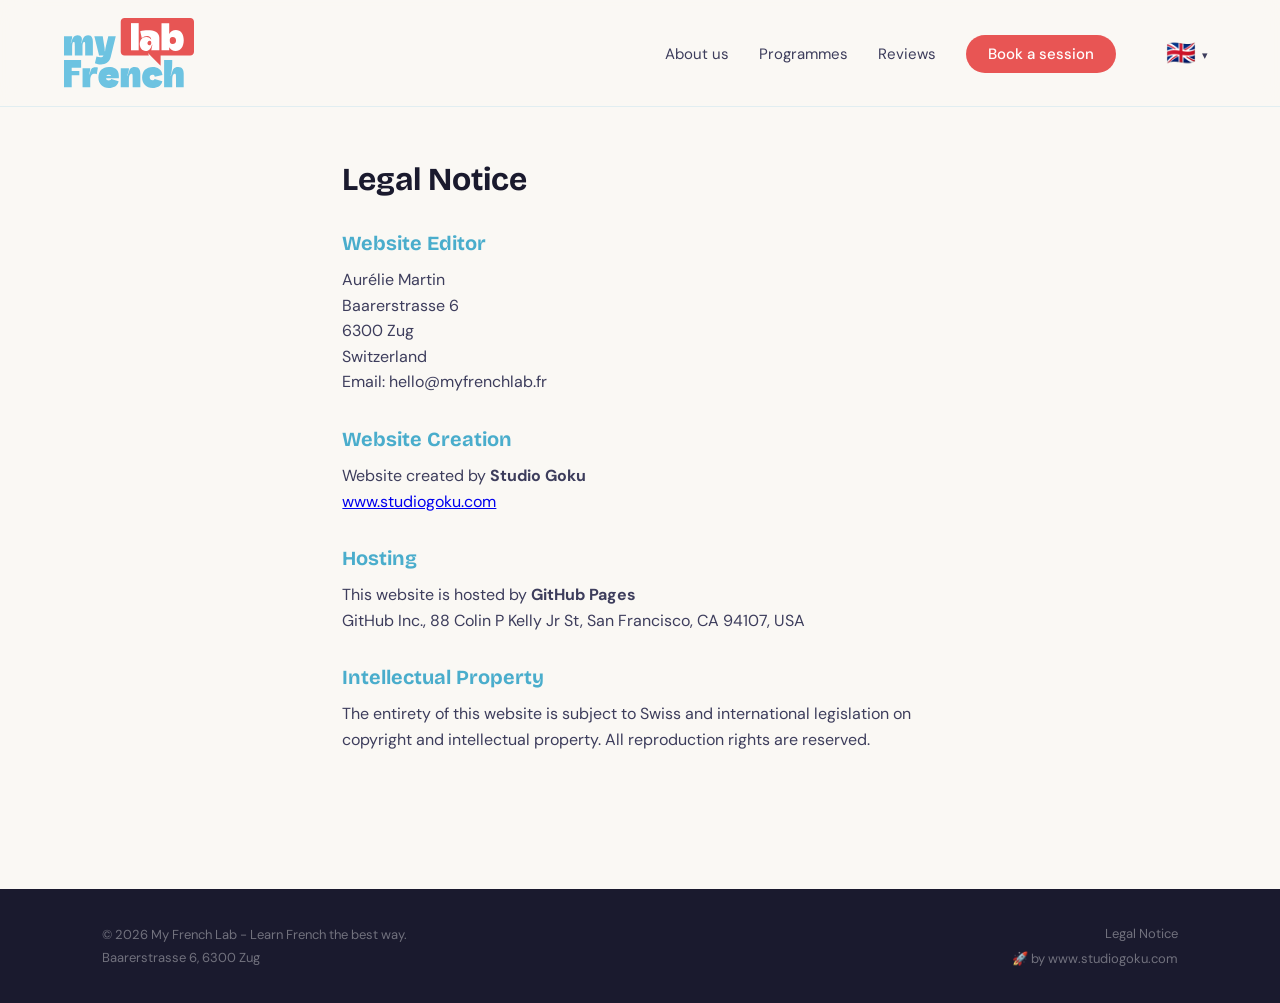
<file: en/legal-notice.html>
<!DOCTYPE html>
<html lang="en">

<head>
  <!-- Google tag (gtag.js) -->
<script async src="https://www.googletagmanager.com/gtag/js?id=G-HSV9WKYYHL"></script>
<script>
  window.dataLayer = window.dataLayer || [];
  function gtag(){dataLayer.push(arguments);}
  gtag('js', new Date());

  gtag('config', 'G-HSV9WKYYHL');
</script>
  <meta charset="UTF-8" />
  <meta name="viewport" content="width=device-width, initial-scale=1.0" />
  <link rel="icon" type="image/png" href="../img/favicon.png" />
  <title>Legal Notice - My French Lab</title>
  <link rel="preconnect" href="https://fonts.googleapis.com" />
  <link rel="preconnect" href="https://fonts.gstatic.com" crossorigin />
  <link
    href="https://fonts.googleapis.com/css2?family=Bricolage+Grotesque:opsz,wght@12..96,400;12..96,600;12..96,700;12..96,800&family=DM+Sans:ital,wght@0,300;0,400;0,500;1,300&display=swap"
    rel="stylesheet" />
  <link rel="stylesheet" href="../style.css" />
  <style>
    .legal-content {
      padding: 160px 8% 120px;
      max-width: 800px;
      margin: 0 auto;
      min-height: 60vh;
    }

    .legal-content h1 {
      font-family: 'Bricolage Grotesque', sans-serif;
      font-size: 32px;
      margin-bottom: 24px;
      color: var(--ink);
    }

    .legal-content h2 {
      font-family: 'Bricolage Grotesque', sans-serif;
      font-size: 20px;
      margin-top: 32px;
      margin-bottom: 12px;
      color: var(--blue-dark);
    }

    .legal-content p {
      margin-bottom: 16px;
      line-height: 1.6;
      color: var(--ink-soft);
    }

  </style>
  <link rel="canonical" href="https://www.myfrenchlab.fr/en/legal-notice.html" />
  <link rel="alternate" hreflang="en" href="https://www.myfrenchlab.fr/en/legal-notice.html" />
  <link rel="alternate" hreflang="fr" href="https://www.myfrenchlab.fr/fr/mentions-legales.html" />
</head>

<body>

  <!-- NAV -->
  <nav>
    <a href="../en/index.html" class="nav-logo">
      <img src="../img/my-French-Lab.svg" alt="My French Lab Logo" height="70" style="margin: 8px 0;">
    </a>
    <ul class="nav-links">
      <li><a href="../en/index.html#about">About us</a></li>
      <li><a href="../en/index.html#programmes">Programmes</a></li>
      <li><a href="../en/index.html#reviews">Reviews</a></li>
      <li><a href="../en/index.html#booking" class="nav-cta">Book a session</a></li>
      <li class="lang-dropdown">
        <div class="lang-current">
          <span class="lang-flag">🇬🇧</span>
          <span class="lang-arrow">▾</span>
        </div>
        <div class="lang-menu">
          <a href="../en/legal-notice.html" class="active-lang">🇬🇧 English</a>
          <a href="../fr/mentions-legales.html">🇫🇷 Français</a>
        </div>
      </li>
    </ul>
  </nav>

  <div class="legal-content">
    <h1>Legal Notice</h1>

    <h2>Website Editor</h2>
    <p>
      Aurélie Martin<br>
      Baarerstrasse 6<br>
      6300 Zug<br>
      Switzerland<br>
      Email: hello@myfrenchlab.fr
    </p>

    <h2>Website Creation</h2>
    <p>
      Website created by <strong>Studio Goku</strong><br>
      <a href="https://www.studiogoku.com" target="_blank" rel="noopener noreferrer">www.studiogoku.com</a>
    </p>

    <h2>Hosting</h2>
    <p>
      This website is hosted by <strong>GitHub Pages</strong><br>
      GitHub Inc., 88 Colin P Kelly Jr St, San Francisco, CA 94107, USA
    </p>

    <h2>Intellectual Property</h2>
    <p>
      The entirety of this website is subject to Swiss and international legislation on copyright and intellectual
      property. All reproduction rights are reserved.
    </p>
  </div>

  <!-- FOOTER -->
  <footer>
    <div class="footer-col">
      <div class="footer-copy">© 2026 My French Lab - Learn French the best way.</div>
      <div class="footer-address">Baarerstrasse 6, 6300 Zug</div>
    </div>
    <div class="footer-links">
      <a href="../en/legal-notice.html">Legal Notice</a>
      <div style="font-size: 13px; color: rgba(var(--white-rgb), .38);"><span
          style="color: #ffffff; opacity: 1;">🚀</span> by <a href="https://www.studiogoku.com" target="_blank"
          rel="noopener noreferrer" style="display: inline; padding: 0;">www.studiogoku.com</a></div>
    </div>
  </footer>

</body>

</html>
</file>
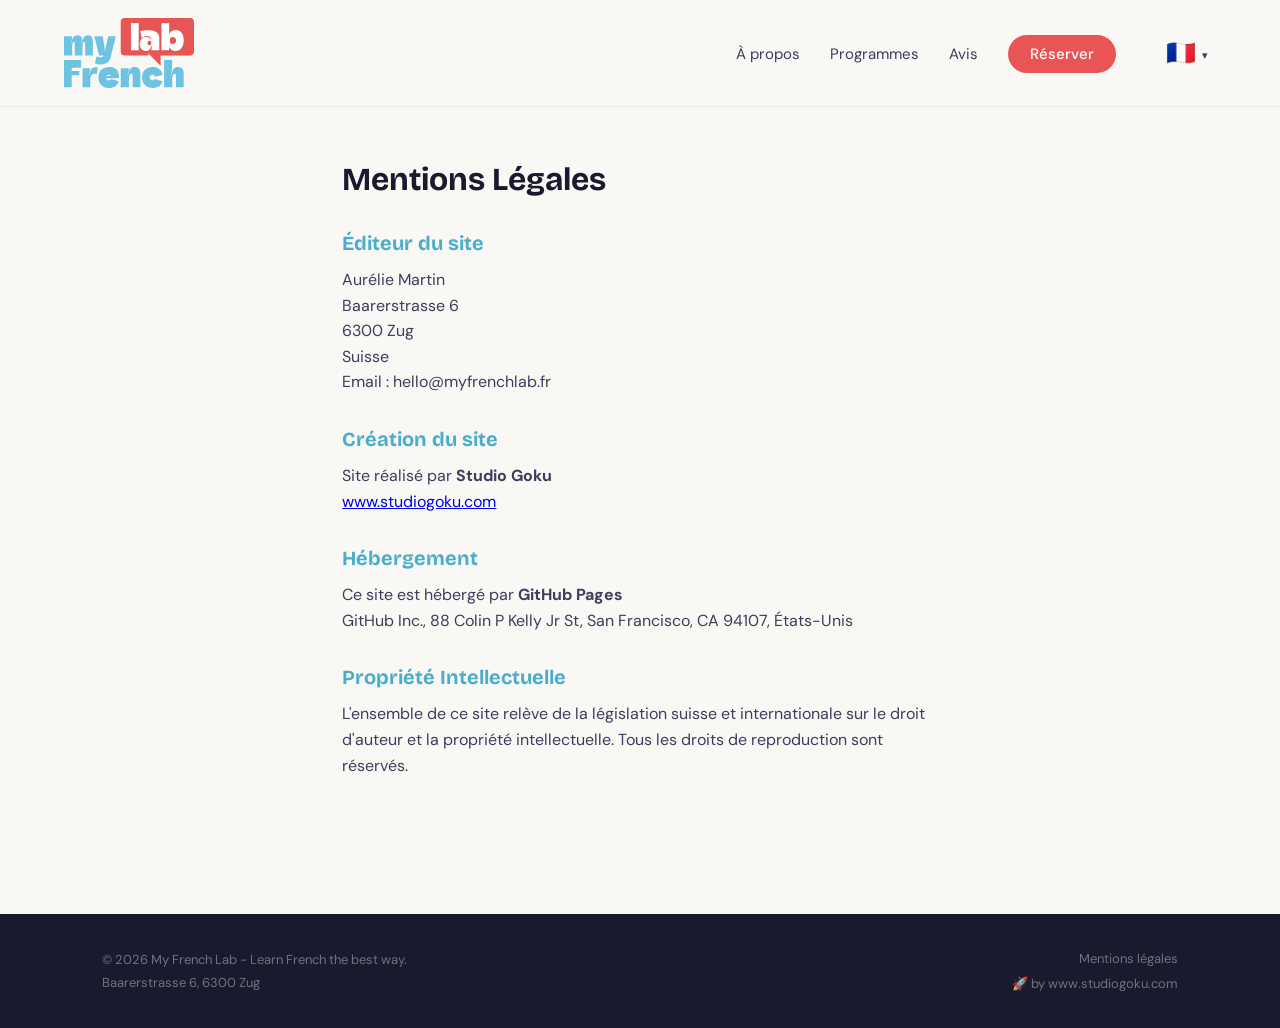
<file: fr/mentions-legales.html>
<!DOCTYPE html>
<html lang="fr">

<head>
  <!-- Google tag (gtag.js) -->
<script async src="https://www.googletagmanager.com/gtag/js?id=G-HSV9WKYYHL"></script>
<script>
  window.dataLayer = window.dataLayer || [];
  function gtag(){dataLayer.push(arguments);}
  gtag('js', new Date());

  gtag('config', 'G-HSV9WKYYHL');
</script>
  <meta charset="UTF-8" />
  <meta name="viewport" content="width=device-width, initial-scale=1.0" />
  <link rel="icon" type="image/png" href="../img/favicon.png" />
  <title>Mentions Légales - My French Lab</title>
  <link rel="preconnect" href="https://fonts.googleapis.com" />
  <link rel="preconnect" href="https://fonts.gstatic.com" crossorigin />
  <link
    href="https://fonts.googleapis.com/css2?family=Bricolage+Grotesque:opsz,wght@12..96,400;12..96,600;12..96,700;12..96,800&family=DM+Sans:ital,wght@0,300;0,400;0,500;1,300&display=swap"
    rel="stylesheet" />
  <link rel="stylesheet" href="../style.css" />
  <style>
    .legal-content {
      padding: 160px 8% 120px;
      max-width: 800px;
      margin: 0 auto;
      min-height: 60vh;
    }

    .legal-content h1 {
      font-family: 'Bricolage Grotesque', sans-serif;
      font-size: 32px;
      margin-bottom: 24px;
      color: var(--ink);
    }

    .legal-content h2 {
      font-family: 'Bricolage Grotesque', sans-serif;
      font-size: 20px;
      margin-top: 32px;
      margin-bottom: 12px;
      color: var(--blue-dark);
    }

    .legal-content p {
      margin-bottom: 16px;
      line-height: 1.6;
      color: var(--ink-soft);
    }

  </style>
  <link rel="canonical" href="https://www.myfrenchlab.fr/fr/mentions-legales.html" />
  <link rel="alternate" hreflang="fr" href="https://www.myfrenchlab.fr/fr/mentions-legales.html" />
  <link rel="alternate" hreflang="en" href="https://www.myfrenchlab.fr/en/legal-notice.html" />
</head>

<body>

  <!-- NAV -->
  <nav>
    <a href="../fr/index.html" class="nav-logo">
      <img src="../img/my-French-Lab.svg" alt="My French Lab Logo" height="70" style="margin: 8px 0;">
    </a>
    <ul class="nav-links">
      <li><a href="../fr/index.html#about">À propos</a></li>
      <li><a href="../fr/index.html#programmes">Programmes</a></li>
      <li><a href="../fr/index.html#reviews">Avis</a></li>
      <li><a href="../fr/index.html#booking" class="nav-cta">Réserver</a></li>
      <li class="lang-dropdown">
        <div class="lang-current">
          <span class="lang-flag">🇫🇷</span>
          <span class="lang-arrow">▾</span>
        </div>
        <div class="lang-menu">
          <a href="../fr/mentions-legales.html" class="active-lang">🇫🇷 Français</a>
          <a href="../en/legal-notice.html">🇬🇧 English</a>
        </div>
      </li>
    </ul>
  </nav>

  <div class="legal-content">
    <h1>Mentions Légales</h1>

    <h2>Éditeur du site</h2>
    <p>
      Aurélie Martin<br>
      Baarerstrasse 6<br>
      6300 Zug<br>
      Suisse<br>
      Email : hello@myfrenchlab.fr
    </p>

    <h2>Création du site</h2>
    <p>
      Site réalisé par <strong>Studio Goku</strong><br>
      <a href="https://www.studiogoku.com" target="_blank" rel="noopener noreferrer">www.studiogoku.com</a>
    </p>

    <h2>Hébergement</h2>
    <p>
      Ce site est hébergé par <strong>GitHub Pages</strong><br>
      GitHub Inc., 88 Colin P Kelly Jr St, San Francisco, CA 94107, États-Unis
    </p>

    <h2>Propriété Intellectuelle</h2>
    <p>
      L'ensemble de ce site relève de la législation suisse et internationale sur le droit d'auteur et la propriété
      intellectuelle. Tous les droits de reproduction sont réservés.
    </p>
  </div>

  <!-- FOOTER -->
  <footer>
    <div class="footer-col">
      <div class="footer-copy">© 2026 My French Lab - Learn French the best way.</div>
      <div class="footer-address">Baarerstrasse 6, 6300 Zug</div>
    </div>
    <div class="footer-links">
      <a href="../fr/mentions-legales.html">Mentions légales</a>
      <div style="font-size: 13px; color: rgba(var(--white-rgb), .38);"><span
          style="color: #ffffff; opacity: 1;">🚀</span> by <a href="https://www.studiogoku.com" target="_blank"
          rel="noopener noreferrer" style="display: inline; padding: 0;">www.studiogoku.com</a></div>
    </div>
  </footer>

</body>

</html>
</file>
<file: style.css>
:root {
      /* Harmonized Variables */
      --blue: #6dc4e2;
      --blue-rgb: 109, 196, 226;
      --blue-dark: #4aadcc;
      --blue-dark-rgb: 74, 173, 204;
      --blue-light: #d6f0f9;
      --blue-light-rgb: 214, 240, 249;
      --red: #e85554;
      --red-rgb: 232, 85, 84;
      --red-dark: #cc3b3a;
      --red-dark-rgb: 204, 59, 58;
      --red-light: #fde8e8;
      --red-light-rgb: 253, 232, 232;
      --off-white: #faf8f4;
      --off-white-rgb: 250, 248, 244;
      --cream: #f4f0e8;
      --cream-rgb: 244, 240, 232;
      --ink: #1a1a2e;
      --ink-rgb: 26, 26, 46;
      --ink-soft: #3d3d5c;
      --ink-soft-rgb: 61, 61, 92;
      --ink-dark: #2a2a4a;
      --ink-dark-rgb: 42, 42, 74;
      --muted: #8888aa;
      --muted-rgb: 136, 136, 170;
      --yellow: #f5c542;
      --yellow-rgb: 245, 197, 66;
      --white: #ffffff;
      --white-rgb: 255, 255, 255;
      --black: #000000;
      --black-rgb: 0, 0, 0;

      --radius-sm: 12px;
      --radius-md: 20px;
      --radius-lg: 32px;
      --radius-xl: 48px;
    }

    *,
    *::before,
    *::after {
      box-sizing: border-box;
      margin: 0;
      padding: 0;
    }

    html {
      scroll-behavior: smooth;
    }

    
/* Global Fonts & Elements */
h1, h2, h3, h4, h5, h6, .nav-bubble span, .nav-wordmark, .stat-num, .hcard-accent .av, .marquee-item, .vl-stat-n {
  font-family: 'Bricolage Grotesque', sans-serif;
}
body {
      font-family: 'DM Sans', sans-serif;
      background: var(--off-white);
      color: var(--ink);
      overflow-x: hidden;
    }

    /* NAV */
    nav {
      position: absolute;
      top: 0;
      left: 0;
      right: 0;
      z-index: 100;
      display: flex;
      align-items: center;
      justify-content: space-between;
      padding: 10px 5%;
      min-height: 72px;
      background: rgba(var(--off-white-rgb), 0.92);
      backdrop-filter: blur(14px);
      border-bottom: 1.5px solid rgba(var(--blue-rgb), 0.18);
    }

    .nav-logo {
      display: flex;
      align-items: center;
      gap: 10px;
      text-decoration: none;
    }

    .nav-bubble {
      background: var(--red);
      border-radius: 10px 10px 10px 2px;
      padding: 6px 12px 7px;
      position: relative;
    }

    .nav-bubble::after {
      content: '';
      position: absolute;
      bottom: -6px;
      left: 10px;
      width: 0;
      height: 0;
      border-left: 7px solid transparent;
      border-top: 7px solid var(--red);
    }

    .nav-bubble span {
      font-weight: 800;
      font-size: 14px;
      color: white;
    }

    .nav-wordmark {
      font-weight: 700;
      font-size: 19px;
      color: var(--blue-dark);
      letter-spacing: -0.5px;
    }

    .nav-wordmark em {
      font-style: normal;
      color: var(--ink);
    }

    .nav-links {
      display: flex;
      align-items: center;
      gap: 30px;
      list-style: none;
    }

    .nav-links a {
      text-decoration: none;
      color: var(--ink-soft);
      font-size: 15px;
      transition: color .2s;
    }

    .nav-links a:hover {
      color: var(--blue-dark);
    }

    .nav-cta {
      background: var(--red) !important;
      color: white !important;
      padding: 9px 22px;
      border-radius: 50px;
      font-weight: 500 !important;
      transition: background .2s !important;
    }

    .nav-cta:hover {
      background: var(--red-dark) !important;
    }

    /* HERO */
    #home {
      min-height: 100vh;
      display: grid;
      grid-template-columns: 1fr 1fr;
      padding-top: 100px;
      position: relative;
      overflow: hidden;
    }

    .blob1 {
      position: absolute;
      top: -100px;
      right: -120px;
      width: 650px;
      height: 650px;
      background: radial-gradient(circle at 40% 40%, var(--blue-light) 0%, transparent 68%);
      border-radius: 50%;
      pointer-events: none;
    }

    .blob2 {
      position: absolute;
      bottom: -80px;
      left: -80px;
      width: 380px;
      height: 380px;
      background: radial-gradient(circle, var(--red-light) 0%, transparent 70%);
      border-radius: 50%;
      pointer-events: none;
    }

    .hero-left {
      display: flex;
      flex-direction: column;
      justify-content: center;
      padding: 80px 5% 80px 8%;
      position: relative;
      z-index: 2;
    }

    .hero-badge {
      display: inline-flex;
      align-items: center;
      gap: 8px;
      background: var(--cream);
      border: 1.5px solid rgba(var(--blue-rgb), 0.35);
      border-radius: 50px;
      padding: 6px 16px;
      font-size: 13px;
      font-weight: 500;
      color: var(--blue-dark);
      margin-bottom: 28px;
      width: fit-content;
      animation: fadeUp .5s ease both;
    }

    .badge-dot {
      width: 8px;
      height: 8px;
      background: var(--red);
      border-radius: 50%;
      animation: pulse 2s infinite;
    }

    @keyframes pulse {

      0%,
      100% {
        opacity: 1;
        transform: scale(1)
      }

      50% {
        opacity: .6;
        transform: scale(.8)
      }
    }

    h1.hero-title {
      font-weight: 800;
      font-size: clamp(40px, 5vw, 66px);
      line-height: 1.05;
      letter-spacing: -2.5px;
      color: var(--ink);
      margin-bottom: 24px;
      animation: fadeUp .6s .1s ease both;
    }

    .pill-blue {
      display: inline-block;
      background: var(--blue);
      color: white;
      border-radius: 50px;
      padding: 2px 22px 5px;
    }

    .hero-sub {
      font-size: 18px;
      line-height: 1.7;
      color: var(--ink-soft);
      max-width: 480px;
      margin-bottom: 40px;
      font-weight: 300;
      animation: fadeUp .6s .2s ease both;
    }

    .hero-actions {
      display: flex;
      gap: 14px;
      flex-wrap: wrap;
      animation: fadeUp .6s .3s ease both;
    }

    
.btn {
  text-decoration: none;
  padding: 14px 30px;
  border-radius: 50px;
  font-size: 16px;
  font-weight: 500;
  cursor: pointer;
  display: inline-flex;
  align-items: center;
  justify-content: center;
  gap: 8px;
  transition: all .2s, transform .15s;
}
.btn-primary {
  background: var(--red);
  color: white;
  border: none;
}

    .btn-primary:hover {
      background: var(--red-dark);
      transform: translateY(-2px);
    }

    .btn-secondary {
  background: transparent;
  color: var(--ink);
  border: 1.5px solid rgba(var(--ink-rgb), 0.2);
}

    .btn-secondary:hover {
      border-color: var(--blue-dark);
      color: var(--blue-dark);
      transform: translateY(-2px);
    }

    .hero-stats {
      display: flex;
      gap: 36px;
      margin-top: 52px;
      flex-wrap: wrap;
      animation: fadeUp .6s .4s ease both;
    }

    .stat-num {
      font-weight: 800;
      font-size: 28px;
      color: var(--ink);
      letter-spacing: -1px;
    }

    .stat-num span {
      color: var(--red);
    }

    .stat-label {
      font-size: 13px;
      color: var(--muted);
    }

    .hero-right {
      display: flex;
      align-items: center;
      justify-content: center;
      padding: 80px 8% 80px 4%;
      position: relative;
      z-index: 2;
      animation: fadeUp .8s .2s ease both;
    }

    .card-stack {
      position: relative;
      width: 340px;
      height: 480px;
    }

    .hcard {
      position: absolute;
      background: white;
      border-radius: var(--radius-lg);
      padding: 28px;
      box-shadow: 0 8px 40px rgba(var(--blue-rgb), 0.16), 0 2px 8px rgba(var(--black-rgb), 0.05);
    }

    .hcard-back {
      width: 280px;
      top: 15px;
      left: 40px;
      background: var(--blue);
      transform: rotate(5deg);
      opacity: .55;
      z-index: 1;
    }

    .hcard-main {
      width: 310px;
      top: 36px;
      left: 15px;
      z-index: 3;
      border: 1.5px solid rgba(var(--blue-rgb), 0.2);
    }

    .hcard-accent {
      width: 270px;
      top: 290px;
      left: 50px;
      z-index: 4;
      background: var(--cream);
      border: 1.5px solid rgba(var(--red-rgb), 0.18);
      padding: 18px 22px;
    }

    .hcard-icon {
      width: 46px;
      height: 46px;
      background: var(--blue-light);
      border-radius: 12px;
      display: flex;
      align-items: center;
      justify-content: center;
      font-size: 22px;
      margin-bottom: 14px;
    }

    .hcard-main h3 {
      font-weight: 700;
      font-size: 17px;
      margin-bottom: 8px;
    }

    .hcard-main p {
      font-size: 14px;
      color: var(--ink-soft);
      line-height: 1.55;
    }

    .hcard-chip {
      display: inline-flex;
      align-items: center;
      background: var(--blue-light);
      color: var(--blue-dark);
      border-radius: 50px;
      padding: 4px 12px;
      font-size: 12px;
      font-weight: 500;
      margin-top: 14px;
    }

    .hcard-accent .al {
      font-size: 12px;
      color: var(--muted);
      font-weight: 500;
      margin-bottom: 4px;
    }

    .hcard-accent .av {
      font-weight: 700;
      font-size: 18px;
      color: var(--red);
    }

    /* MARQUEE */
    .marquee-band {
      background: var(--blue);
      padding: 13px 0;
      overflow: hidden;
    }

    .marquee-track {
      display: flex;
      gap: 44px;
      animation: marquee 24s linear infinite;
      white-space: nowrap;
    }

    @keyframes marquee {
      0% {
        transform: translateX(0)
      }

      100% {
        transform: translateX(-50%)
      }
    }

    .marquee-item {
      display: flex;
      align-items: center;
      gap: 14px;
      font-weight: 600;
      font-size: 14px;
      color: white;
    }

    .msep {
      width: 5px;
      height: 5px;
      background: rgba(var(--white-rgb), .45);
      border-radius: 50%;
    }

    /* SHARED */
    section {
      padding: 100px 8%;
    }

    .section-tag {
      display: inline-flex;
      align-items: center;
      gap: 8px;
      font-size: 12px;
      font-weight: 700;
      letter-spacing: 1.5px;
      text-transform: uppercase;
      color: var(--blue-dark);
      margin-bottom: 16px;
    }

    .section-tag::before {
      content: '';
      width: 20px;
      height: 2px;
      background: var(--blue);
      border-radius: 2px;
    }

    .section-title {
      font-weight: 800;
      font-size: clamp(32px, 4vw, 52px);
      letter-spacing: -1.5px;
      line-height: 1.1;
      color: var(--ink);
      margin-bottom: 20px;
    }

    .section-title .ar {
      color: var(--red);
    }

    .section-title .ab {
      color: var(--blue-dark);
    }

    .section-lead {
      font-size: 17px;
      color: var(--ink-soft);
      line-height: 1.7;
      max-width: 580px;
      font-weight: 300;
    }

    /* ABOUT */
    #about {
      display: grid;
      grid-template-columns: 1fr 1fr;
      gap: 80px;
      align-items: center;
    }

    .about-cards {
      display: flex;
      flex-direction: column;
      gap: 16px;
    }

    .about-card {
      background: white;
      border-radius: var(--radius-md);
      padding: 22px 26px;
      display: flex;
      align-items: center;
      gap: 18px;
      box-shadow: 0 4px 20px rgba(var(--black-rgb), 0.05);
      border: 1.5px solid rgba(var(--blue-rgb), 0.14);
      transition: transform .25s, box-shadow .25s;
    }

    .about-card:hover {
      transform: translateX(6px);
      box-shadow: 0 8px 32px rgba(var(--blue-rgb), 0.2);
    }

    .about-card:nth-child(2) {
      margin-left: 24px;
    }

    .about-card:nth-child(3) {
      margin-left: 48px;
    }

    .about-card-icon {
      font-size: 28px;
    }

    .about-card h4 {
      font-weight: 700;
      font-size: 15px;
      margin-bottom: 3px;
    }

    .about-card p {
      font-size: 13px;
      color: var(--muted);
    }

    .about-text {
      font-size: 16px;
      color: var(--ink-soft);
      line-height: 1.8;
      margin-bottom: 18px;
      font-weight: 300;
    }

    .about-values {
      display: flex;
      flex-wrap: wrap;
      gap: 10px;
      margin-top: 28px;
    }

    .value-chip {
      background: var(--cream);
      border: 1.5px solid rgba(var(--blue-rgb), 0.25);
      border-radius: 50px;
      padding: 7px 18px;
      font-size: 14px;
      font-weight: 500;
      color: var(--ink-soft);
    }

    /* PROGRAMMES */
    #programmes {
      background: var(--cream);
      border-radius: var(--radius-xl) var(--radius-xl) 0 0;
    }

    .prog-header {
      text-align: center;
      margin-bottom: 60px;
    }

    .prog-header .section-tag {
      justify-content: center;
    }

    .prog-header .section-lead {
      margin: 0 auto;
      text-align: center;
    }

    .prog-grid {
      display: grid;
      grid-template-columns: repeat(4, 1fr);
      gap: 22px;
    }

    .prog-card {
      background: white;
      border-radius: var(--radius-lg);
      padding: 30px 26px;
      box-shadow: inset 0 0 0 1.5px transparent;
      transition: transform .25s, box-shadow .25s;
      position: relative;
      overflow: hidden;
    }

    .prog-card::before {
      content: '';
      position: absolute;
      top: 0;
      left: 0;
      right: 0;
      height: 4px;
      background: var(--blue);
      border-radius: 4px 4px 0 0;
    }

    .prog-card.rt::before {
      background: var(--red);
    }

    .prog-card:hover {
      transform: translateY(-4px);
      box-shadow: 0 16px 48px rgba(var(--blue-rgb), 0.14), inset 0 0 0 1.5px rgba(var(--blue-rgb), 0.3);
    }

    .prog-icon {
      width: 50px;
      height: 50px;
      border-radius: var(--radius-sm);
      display: flex;
      align-items: center;
      justify-content: center;
      font-size: 22px;
      margin-bottom: 18px;
    }

    .bl {
      background: var(--blue-light);
    }

    .rl {
      background: var(--red-light);
    }

    .cr {
      background: var(--cream);
    }

    .prog-card h3 {
      font-weight: 700;
      font-size: 19px;
      margin-bottom: 10px;
    }

    .prog-card p {
      font-size: 14px;
      color: var(--ink-soft);
      line-height: 1.65;
      margin-bottom: 18px;
    }

    .prog-meta {
      display: flex;
      flex-direction: column;
      gap: 6px;
    }

    .prog-meta-item {
      display: flex;
      align-items: center;
      gap: 8px;
      font-size: 13px;
      color: var(--muted);
    }

    .prog-free-banner {
      background: linear-gradient(135deg, var(--blue) 0%, var(--blue-dark) 100%);
      border-radius: var(--radius-lg);
      padding: 36px 40px;
      margin-top: 24px;
      display: flex;
      align-items: center;
      justify-content: space-between;
      gap: 30px;
      position: relative;
      overflow: hidden;
      box-shadow: 0 10px 30px rgba(var(--blue-rgb), 0.15);
    }
    
    .prog-free-banner::before {
      content: '';
      position: absolute;
      top: 0;
      left: 0;
      right: 0;
      height: 4px;
      background: rgba(var(--white-rgb), .25);
    }

    .fb-left {
      display: flex;
      align-items: center;
      gap: 20px;
      flex: 1;
    }

    .fb-text h3 {
      color: white;
      font-weight: 700;
      font-size: 20px;
      margin-bottom: 6px;
    }

    .fb-text p {
      color: rgba(var(--white-rgb), .85);
      font-size: 14px;
      line-height: 1.5;
    }

    .fb-meta {
      display: flex;
      flex-direction: column;
      gap: 8px;
    }
    
    .fb-meta .prog-meta-item {
      color: rgba(var(--white-rgb), .85);
      display: flex;
      align-items: center;
      gap: 8px;
      font-size: 13px;
    }

    .fb-meta .prog-meta-item span:first-child {
      color: white;
    }

    @media (max-width: 900px) {
      .prog-free-banner {
        flex-direction: column;
        align-items: flex-start;
      }
      .fb-left {
        flex-direction: column;
        align-items: flex-start;
      }
    }

    .free-badge {
      display: inline-block;
      background: rgba(var(--white-rgb), 0.2);
      color: white;
      font-size: 11px;
      font-weight: 700;
      padding: 4px 12px;
      border-radius: 50px;
      margin-bottom: 12px;
    }

    /* VOICE LAB */
    #voicelab {
      background: var(--ink);
      color: white;
      position: relative;
      overflow: hidden;
    }

    #voicelab::before {
      content: '';
      position: absolute;
      top: -80px;
      right: -80px;
      width: 480px;
      height: 480px;
      background: radial-gradient(circle, rgba(var(--blue-rgb), 0.1) 0%, transparent 70%);
      border-radius: 50%;
    }

    #voicelab::after {
      content: '';
      position: absolute;
      bottom: -60px;
      left: 30%;
      width: 360px;
      height: 360px;
      background: radial-gradient(circle, rgba(var(--red-rgb), 0.07) 0%, transparent 70%);
      border-radius: 50%;
    }

    .vl-inner {
      display: grid;
      grid-template-columns: 1fr 1fr;
      gap: 80px;
      align-items: center;
      position: relative;
      z-index: 2;
    }

    #voicelab .section-tag {
      color: var(--blue);
    }

    #voicelab .section-tag::before {
      background: var(--blue);
    }

    #voicelab .section-title {
      color: white;
    }

    .vl-text {
      font-size: 16px;
      color: rgba(var(--white-rgb), .65);
      line-height: 1.8;
      margin-bottom: 16px;
      font-weight: 300;
    }

    .vl-features {
      display: flex;
      flex-direction: column;
      gap: 10px;
      margin-top: 28px;
    }

    .vl-feat {
      display: flex;
      align-items: flex-start;
      gap: 14px;
      background: rgba(var(--white-rgb), .04);
      border: 1px solid rgba(var(--white-rgb), .07);
      border-radius: var(--radius-sm);
      padding: 13px 16px;
      transition: background .2s;
    }

    .vl-feat:hover {
      background: rgba(var(--blue-rgb), 0.08);
    }

    .vl-feat-icon {
      font-size: 17px;
      flex-shrink: 0;
      padding-top: 2px;
    }

    .vl-feat-text {
      font-size: 14px;
      color: rgba(var(--white-rgb), .75);
      line-height: 1.5;
    }

    .vl-box {
      background: rgba(var(--white-rgb), .04);
      border: 1px solid rgba(var(--blue-rgb), 0.2);
      border-radius: var(--radius-lg);
      padding: 34px;
    }

    .vl-box-title {
      font-weight: 700;
      font-size: 22px;
      color: var(--blue);
      margin-bottom: 4px;
    }

    .vl-box-sub {
      font-size: 13px;
      color: rgba(var(--white-rgb), .35);
      margin-bottom: 26px;
    }

    .vl-grid {
      display: grid;
      grid-template-columns: 1fr 1fr;
      gap: 16px;
      margin-bottom: 26px;
    }

    .vl-stat {
      background: rgba(var(--white-rgb), .05);
      border-radius: var(--radius-sm);
      padding: 16px;
      text-align: center;
    }

    .vl-stat-n {
      font-weight: 800;
      font-size: 28px;
      color: white;
      letter-spacing: -1px;
    }

    .vl-stat-n span {
      color: var(--blue);
    }

    .vl-stat-l {
      font-size: 12px;
      color: rgba(var(--white-rgb), .35);
      margin-top: 2px;
    }

    .vl-delivers {
      border-top: 1px solid rgba(var(--white-rgb), .08);
      padding-top: 22px;
    }

    .vl-delivers h4 {
      font-size: 12px;
      font-weight: 700;
      letter-spacing: 1.5px;
      text-transform: uppercase;
      color: rgba(var(--white-rgb), .35);
      margin-bottom: 14px;
    }

    .vl-deliver-item {
      display: flex;
      align-items: center;
      gap: 10px;
      padding: 7px 0;
      font-size: 14px;
      color: rgba(var(--white-rgb), .7);
    }

    .vl-check {
      width: 20px;
      height: 20px;
      background: rgba(var(--blue-rgb), .12);
      border: 1px solid var(--blue);
      border-radius: 50%;
      display: flex;
      align-items: center;
      justify-content: center;
      font-size: 10px;
      color: var(--blue);
      flex-shrink: 0;
    }

    .vl-cta {
      text-align: center;
      margin-top: 22px;
    }

    /* REVIEWS */
    #reviews {
      background: var(--off-white);
    }

    .reviews-header {
      text-align: center;
      margin-bottom: 52px;
    }

    .reviews-header .section-tag {
      justify-content: center;
    }

    .reviews-header .section-lead {
      margin: 0 auto;
      text-align: center;
    }

    .reviews-grid {
      display: grid;
      grid-template-columns: repeat(4, 1fr);
      gap: 22px;
    }

    .review-card {
      background: white;
      border-radius: var(--radius-lg);
      padding: 30px;
      border: 1.5px solid rgba(var(--blue-rgb), 0.1);
      position: relative;
    }

    .review-card::before {
      content: '\201C';
      position: absolute;
      top: 14px;
      right: 22px;
      font-size: 80px;
      color: var(--blue-light);
      line-height: 1;
      pointer-events: none;
    }

    .stars {
      display: flex;
      gap: 3px;
      margin-bottom: 14px;
      color: var(--yellow);
      font-size: 14px;
    }

    .review-text {
      font-size: 15px;
      color: var(--ink-soft);
      line-height: 1.75;
      font-style: italic;
      font-weight: 300;
      margin-bottom: 20px;
    }

    .reviewer {
      display: flex;
      align-items: center;
      gap: 12px;
    }

    .reviewer-avatar {
      width: 40px;
      height: 40px;
      border-radius: 50%;
      display: flex;
      align-items: center;
      justify-content: center;
      font-weight: 700;
      font-size: 16px;
    }

    .av-b {
      background: var(--blue-light);
      color: var(--blue-dark);
    }

    .av-r {
      background: var(--red-light);
      color: var(--red);
    }

    .reviewer-name {
      font-weight: 600;
      font-size: 15px;
    }

    .reviewer-label {
      font-size: 12px;
      color: var(--muted);
    }

    /* CTA */
    #booking {
      background: var(--off-white);
      padding: 80px 8% 120px;
      text-align: center;
    }

    .cta-box {
      background: linear-gradient(135deg, var(--ink) 0%, var(--ink-dark) 100%);
      border-radius: var(--radius-xl);
      padding: 80px 60px;
      position: relative;
      overflow: hidden;
      max-width: 900px;
      margin: 0 auto;
    }

    .cta-box::before {
      content: '';
      position: absolute;
      top: -60px;
      right: -60px;
      width: 300px;
      height: 300px;
      background: radial-gradient(circle, rgba(var(--blue-rgb), .18) 0%, transparent 70%);
      border-radius: 50%;
    }

    .cta-box::after {
      content: '';
      position: absolute;
      bottom: -40px;
      left: -40px;
      width: 200px;
      height: 200px;
      background: radial-gradient(circle, rgba(var(--red-rgb), .13) 0%, transparent 70%);
      border-radius: 50%;
    }

    .cta-tag {
      display: inline-flex;
      align-items: center;
      gap: 8px;
      background: rgba(var(--blue-rgb), .14);
      border: 1px solid rgba(var(--blue-rgb), .28);
      border-radius: 50px;
      padding: 6px 16px;
      font-size: 13px;
      font-weight: 500;
      color: var(--blue);
      margin-bottom: 22px;
      position: relative;
      z-index: 2;
    }

    .cta-title {
      font-weight: 800;
      font-size: clamp(28px, 4vw, 46px);
      letter-spacing: -1.5px;
      color: white;
      margin-bottom: 16px;
      position: relative;
      z-index: 2;
    }

    .cta-sub {
      font-size: 17px;
      color: rgba(var(--white-rgb), .58);
      margin-bottom: 40px;
      line-height: 1.65;
      font-weight: 300;
      position: relative;
      z-index: 2;
    }

    .cta-actions {
      display: flex;
      gap: 14px;
      justify-content: center;
      flex-wrap: wrap;
      position: relative;
      z-index: 2;
    }

    .btn-white {
  background: white;
  color: var(--blue-dark);
  border: none;
}

    .btn-white:hover {
      transform: translateY(-2px);
      box-shadow: 0 8px 24px rgba(var(--black-rgb), .2);
    }

    .btn-ghost {
  background: transparent;
  color: white;
  border: 1.5px solid rgba(var(--white-rgb), .28);
}

    .btn-ghost:hover {
      border-color: white;
      transform: translateY(-2px);
    }

    /* Google Calendar Button Override */
    .cta-actions button {
      background: transparent !important;
      color: white !important;
      border: 1.5px solid rgba(255, 255, 255, 0.28) !important;
      padding: 14px 30px !important;
      border-radius: 50px !important;
      font-size: 16px !important;
      font-weight: 500 !important;
      font-family: inherit !important;
      display: inline-flex !important;
      align-items: center !important;
      justify-content: center !important;
      cursor: pointer !important;
      transition: all .2s, transform .15s !important;
      height: auto !important;
    }

    .cta-actions button:hover {
      border-color: white !important;
      transform: translateY(-2px) !important;
    }

    /* FOOTER */
    footer {
      background: var(--ink);
      padding: 36px 8%;
      display: flex;
      align-items: center;
      justify-content: space-between;
      flex-wrap: wrap;
      gap: 16px;
    }

    .footer-logo {
      font-weight: 700;
      font-size: 17px;
      color: white;
    }

    .footer-logo em {
      font-style: normal;
      color: var(--blue);
    }

    .footer-copy {
      font-size: 13px;
      color: rgba(var(--white-rgb), .38);
    }

    .footer-address {
      font-size: 13px;
      color: rgba(var(--white-rgb), .38);
      margin-top: 6px;
    }

    .footer-links {
      display: flex;
      flex-direction: column;
      align-items: flex-end;
      gap: 8px;
    }

    .footer-links a {
      text-decoration: none;
      font-size: 13px;
      color: rgba(var(--white-rgb), .38);
      transition: color .2s;
    }

    .footer-links a:hover {
      color: var(--blue);
    }

    /* ANIMATIONS */
    @keyframes fadeUp {
      from {
        opacity: 0;
        transform: translateY(22px)
      }

      to {
        opacity: 1;
        transform: translateY(0)
      }
    }

    /* RESPONSIVE */
    @media (max-width: 900px) {
      #home {
        grid-template-columns: 1fr;
      }

      .hero-right {
        display: none;
      }

      #about {
        grid-template-columns: 1fr;
      }

      .vl-inner {
        grid-template-columns: 1fr;
      }

      .cta-box {
        padding: 52px 32px;
      }

      footer {
        flex-direction: column;
        text-align: center;
      }

      .footer-links {
        align-items: center;
        justify-content: center;
        margin-top: 10px;
      }

      .nav-links {
        display: none;
      }

      .prog-grid, .reviews-grid {
        grid-template-columns: repeat(2, 1fr);
      }
    }

    @media (max-width: 650px) {
      .prog-grid, .reviews-grid {
        grid-template-columns: 1fr;
      }
    }

    /* LANG DROPDOWN */
    .lang-dropdown {
      position: relative;
      display: inline-block;
      margin-left: 12px;
      cursor: pointer;
    }

    .lang-current {
      color: var(--ink);
      display: flex;
      align-items: center;
      gap: 6px;
      padding: 4px 8px;
      border-radius: var(--radius-sm);
      transition: background .2s;
    }

    .lang-flag {
      font-size: 24px;
      line-height: 1;
      display: flex;
    }

    .lang-arrow {
      font-size: 11px;
      color: var(--ink-soft);
      display: flex;
      transform: translateY(2px);
    }

    .lang-dropdown:hover .lang-current {
      background: rgba(var(--blue-rgb), 0.05);
    }

    .lang-menu {
      position: absolute;
      top: 100%;
      right: 0;
      background: white;
      min-width: 140px;
      border-radius: var(--radius-md);
      box-shadow: 0 4px 20px rgba(0,0,0,0.08);
      border: 1px solid rgba(var(--blue-rgb), 0.1);
      display: flex;
      flex-direction: column;
      opacity: 0;
      visibility: hidden;
      transform: translateY(10px);
      transition: all 0.25s ease;
      z-index: 100;
      padding: 6px;
    }

    .lang-dropdown:hover .lang-menu {
      opacity: 1;
      visibility: visible;
      transform: translateY(4px);
    }

    .lang-menu a {
      text-decoration: none;
      font-size: 14px;
      font-weight: 500;
      color: var(--ink-soft);
      padding: 8px 12px;
      display: flex;
      align-items: center;
      gap: 8px;
      border-radius: 4px;
      transition: all 0.2s;
    }

    .lang-menu a:hover {
      background: rgba(var(--blue-rgb), 0.05);
      color: var(--blue);
    }

    .lang-menu a.active-lang {
      color: var(--blue-dark);
      background: rgba(var(--blue-rgb), 0.08);
      pointer-events: none;
    }
</file>
